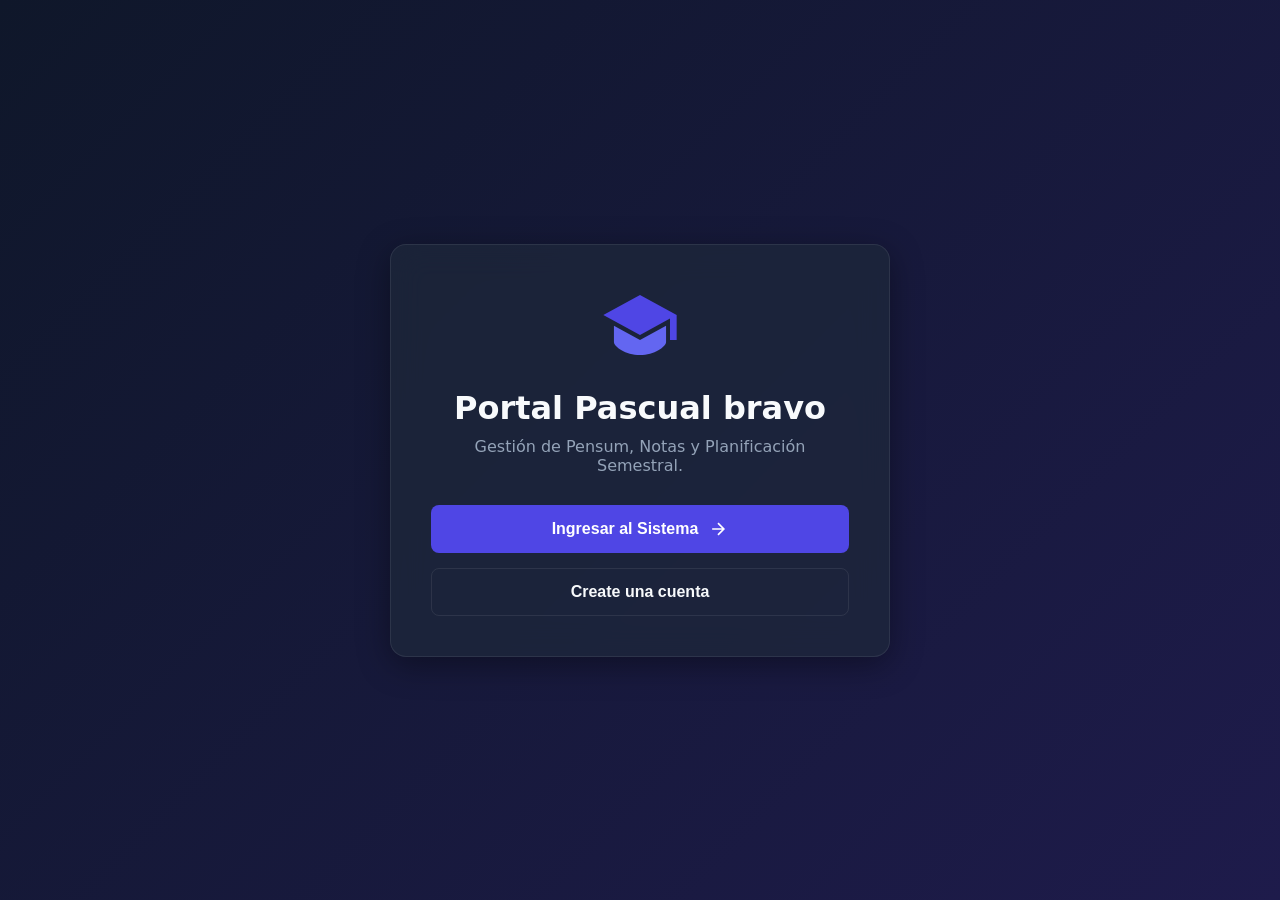
<file: index.html>
<!DOCTYPE html>
<html lang="es" data-theme="dark">
<head>
    <meta charset="UTF-8">
    <meta name="viewport" content="width=device-width, initial-scale=1.0">
    <title>SIA - Sistema Integrado Académico v2026</title>
    <!-- Hoja de Estilo Única Centralizada -->
    <link rel="stylesheet" href="css/style.css">
</head>
<body>

    <!-- Pantalla de Carga Síncrona (Preloader) -->
    <div class="preloader" id="global-preloader">
        <div class="spinner"></div>
    </div>

    <!-- Contenedor del Portal de Bienvenida (Glassmorphism Core) -->
    <main class="glass-container welcome-wrapper">
        <!-- Logo Institucional Renderizado Nativo SVG -->
        <svg class="welcome-logo" viewBox="0 0 24 24" fill="none" xmlns="http://www.w3.org/2000/svg">
            <path d="M12 3L1 9L12 15L21 10.05V16.5H23V9L12 3Z" fill="#4f46e5"/>
            <path d="M4.18182 12.2182V17.0909C4.18182 18.5 7.68182 21 12 21C16.3182 21 19.8182 18.5 19.8182 17.0909V12.2182L12 16.4818L4.18182 12.2182Z" fill="#6366f1"/>
        </svg>

        <h1 class="welcome-title">Portal Pascual bravo </h1>
        <p class="welcome-tagline">Gestión de Pensum, Notas y Planificación Semestral.</p>

        <!-- Acciones de Enrutamiento Inmediato -->
        <div class="welcome-actions">
            <button class="btn-primary" onclick="window.location.href='login.html'">
                <span>Ingresar al Sistema</span>
                <svg width="20" height="20" viewBox="0 0 24 24" fill="none" stroke="currentColor" stroke-width="2"><path d="M5 12h14M12 5l7 7-7 7"/></svg>
            </button>
            <button class="btn-secondary" onclick="window.location.href='register.html'">
                Create una cuenta
            </button>
        </div>
    </main>

    <!-- Contenedor Global para Notificaciones Dinámicas (Toast Engine) -->
    <div class="toast-container" id="global-toast-container"></div>

    <!-- Scripts de Control Críticos -->
    <script src="js/storage.js"></script>
    <script src="js/script.js"></script>
    <script>
        // Control Lógico Inmediato de Ciclo de Vida del Sitio
        document.addEventListener("DOMContentLoaded", () => {
            const preloader = document.getElementById('global-preloader');
            
            // Evaluar sesión activa antes de renderizar la vista de bienvenida
            if (window.db && window.db.obtenerSesionActual()) {
                const usuario = window.db.obtenerSesionActual();
                if (usuario.rol === 'admin') {
                    window.location.href = 'admin.html';
                } else {
                    window.location.href = 'dashboard.html';
                }
                return;
            }

            // Aplicar configuraciones de tema guardadas en base de datos global
            const config = window.db ? window.db.obtenerConfiguracion() : null;
            if (config) {
                document.documentElement.setAttribute('data-theme', config.theme);
            }

            // Remover pantalla de carga con desvanecimiento fluido
            setTimeout(() => {
                preloader.style.opacity = '0';
                preloader.style.visibility = 'hidden';
            }, 400);
        });
    </script>
</body>
</html>
</file>
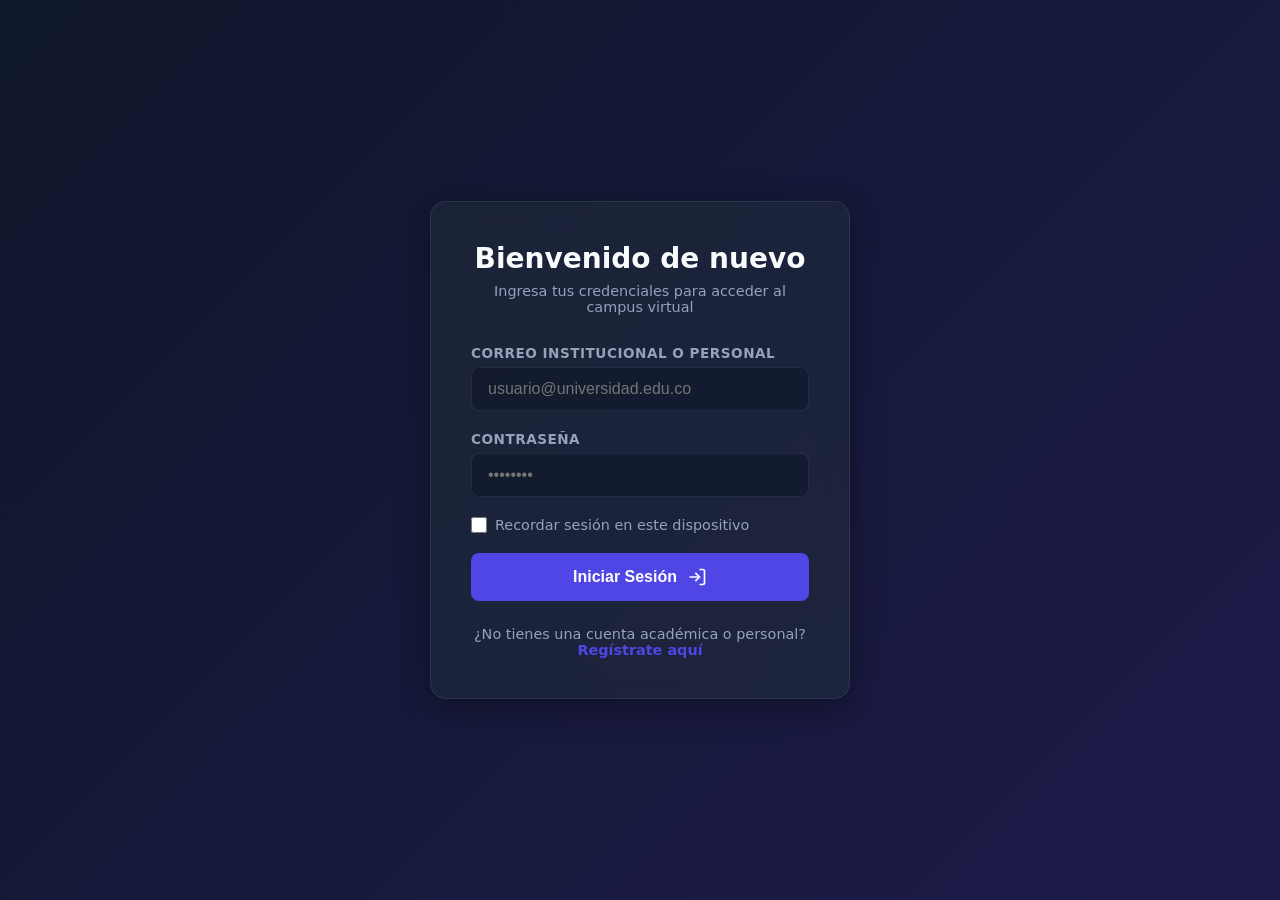
<file: admin.html>
<!DOCTYPE html>
<html lang="es" data-theme="dark">
<head>
    <meta charset="UTF-8">
    <meta name="viewport" content="width=device-width, initial-scale=1.0">
    <title>Consola de Administración Avanzada - SIA 2026</title>
    <link rel="stylesheet" href="css/style.css">
    <style>
        body { display: flex; align-items: stretch; justify-content: flex-start; min-height: 100vh; }
        .dashboard-layout { display: flex; width: 100vw; min-height: 100vh; }
        .sidebar { width: 260px; height: 100%; padding: 24px; display: flex; flex-direction: column; justify-content: space-between; border-radius: 0 var(--border-radius-lg) var(--border-radius-lg) 0; z-index: 100; }
        .main-content { flex: 1; padding: 40px; overflow-y: auto; }
        .admin-grid { display: grid; grid-template-columns: 2fr 1fr; gap: 25px; margin-top: 25px; }
        .management-table { width: 100%; border-collapse: collapse; margin-top: 15px; font-size: 0.9rem; }
        .management-table th, .management-table td { padding: 12px; text-align: left; border-bottom: 1px solid var(--glass-border); }
        .management-table th { background: rgba(255,255,255,0.02); color: var(--text-muted); font-weight: 600; text-transform: uppercase; font-size: 0.8rem; }
        .backup-zone { display: flex; flex-direction: column; gap: 12px; margin-top: 20px; }
        .search-wrapper { margin-top: 15px; position: relative; }
        .maintenance-card { border-left: 4px solid var(--danger); background: rgba(239, 68, 68, 0.05); }
        .chart-holder { width: 100%; height: 200px; display: flex; justify-content: center; align-items: center; margin-top: 15px; }
        @media (max-width: 992px) { 
            body { overflow-y: auto; height: auto; }
            .dashboard-layout { flex-direction: column; overflow-y: auto; height: auto; }
            .admin-grid { grid-template-columns: 1fr; } 
            .sidebar { width: 100% !important; height: auto !important; padding: 16px !important; }
            .sidebar-menu { flex-direction: row !important; overflow-x: auto; gap: 12px !important; margin-top: 15px !important; }
            .menu-item a { padding: 8px 12px !important; white-space: nowrap; }
        }
    </style>
</head>
<body>
    <div class="preloader" id="global-preloader"><div class="spinner"></div></div>
    <div class="dashboard-layout">
        
        <aside class="glass-container sidebar">
            <div>
                <h3 class="sidebar-brand" style="color: var(--danger); font-weight:700;">SIA Core Admin</h3>
                <ul class="sidebar-menu" style="list-style:none;">
                    <li class="menu-item active"><a href="admin.html" style="color:var(--text-main); font-weight:700; display:block; padding:10px; border-left:4px solid var(--danger);">Panel Maestro</a></li>
                </ul>
            </div>
            <button class="btn-secondary" onclick="window.db.cerrarSesion(); window.location.href='index.html';">Cerrar Consola</button>
        </aside>

        <main class="main-content">
            <header>
                <h2>Consola de Control de Infraestructura</h2>
                <p style="color: var(--text-muted);">Mantenimiento de roles jerárquicos, analítica del campus y publicación de anuncios síncronos globales.</p>
            </header>

            <section class="stats-grid" style="display:grid; grid-template-columns: repeat(auto-fit, minmax(220px, 1fr)); gap:20px; margin-top:25px;">
                <div class="interactive-card">
                    <span style="color:var(--text-muted); font-size:0.85rem; font-weight:600;">CUENTAS EN LA NUBE</span>
                    <h3 style="font-size:2rem; margin-top:5px; color:var(--accent-primary);" id="adm-metric-users">0</h3>
                </div>
                <div class="interactive-card">
                    <span style="color:var(--text-muted); font-size:0.85rem; font-weight:600;">PROMEDIO GLOBAL CAMPUS</span>
                    <h3 style="font-size:2rem; margin-top:5px; color:var(--success);" id="adm-metric-promedio">0.0</h3>
                </div>
                <div class="interactive-card">
                    <span style="color:var(--text-muted); font-size:0.85rem; font-weight:600;">MATERIA EN RIESGO</span>
                    <h3 style="font-size:1.2rem; margin-top:12px; color:var(--danger); white-space:nowrap; overflow:hidden; text-overflow:ellipsis;" id="adm-metric-riesgo">Ninguna</h3>
                </div>
                <div class="interactive-card">
                    <span style="color:var(--text-muted); font-size:0.85rem; font-weight:600;">ANUNCIOS AL AIRE</span>
                    <h3 style="font-size:2rem; margin-top:5px; color:var(--warning);" id="adm-metric-announcements">0</h3>
                </div>
            </section>

            <div class="admin-grid">
                <div>
                    <div class="interactive-card" style="margin-bottom: 25px;">
                        <h3>Creación de Cuentas Autorizadas (Profesores / Alumnos)</h3>
                        <form id="admin-user-form" onsubmit="return false;" style="display:grid; grid-template-columns: 1fr 1fr; gap:15px; margin-top:15px;">
                            <div class="form-group" style="grid-column: span 2;">
                                <label class="form-label">Nombre Completo</label>
                                <input type="text" id="adm-u-name" class="form-input" required placeholder="Ej: Dr. Carlos Ochoa">
                            </div>
                            <div class="form-group">
                                <label class="form-label">Correo Institucional</label>
                                <input type="email" id="adm-u-email" class="form-input" required placeholder="carlos@universidad.edu.co">
                            </div>
                            <div class="form-group">
                                <label class="form-label">Contraseña de Acceso</label>
                                <input type="password" id="adm-u-pass" class="form-input" required placeholder="Mínimo 6 caracteres">
                            </div>
                            <div class="form-group">
                                <label class="form-label">Rol del Usuario</label>
                                <select id="adm-u-role" class="form-input">
                                    <option value="student">Estudiante Académico</option>
                                    <option value="teacher">Profesor de Cátedra / Planta</option>
                                </select>
                            </div>
                            <div class="form-group">
                                <label class="form-label">Facultad / Programa / Cátedra</label>
                                <input type="text" id="adm-u-prog" class="form-input" placeholder="Ej: Ingeniería Mecánica" value="Ingeniería Mecánica">
                            </div>
                            <button class="btn-primary" id="btn-adm-save-user" style="grid-column: span 2; background: var(--success);">Inyectar Usuario a la Nube</button>
                        </form>
                    </div>

                    <div class="interactive-card" style="overflow-x: auto;">
                        <div style="display:flex; justify-content:space-between; align-items:center; flex-wrap:wrap; gap:10px;">
                            <h3>Directorio General de Cuentas</h3>
                            <div class="search-wrapper" style="width:250px; margin:0;">
                                <input type="text" id="adm-search-input" class="form-input" placeholder="🔍 Filtrar cuenta..." style="padding: 8px 12px; font-size:0.85rem;">
                            </div>
                        </div>
                        <table class="management-table">
                            <thead>
                                <tr>
                                    <th>Nombre</th>
                                    <th>Correo</th>
                                    <th>Rol</th>
                                    <th>Programa / Cátedra</th>
                                    <th style="text-align:right;">Acción</th>
                                </tr>
                            </thead>
                            <tbody id="admin-users-tbody"></tbody>
                        </table>
                    </div>
                </div>

                <div style="display: flex; flex-direction: column; gap: 25px;">
                    <div class="interactive-card">
                        <h3>Distribución de Roles</h3>
                        <div class="chart-holder">
                            <canvas id="rolesChart" width="180" height="180"></canvas>
                        </div>
                    </div>

                    <div class="interactive-card">
                        <h3>Megáfono de Anuncios Globales</h3>
                        <form id="admin-announcement-form" onsubmit="return false;" style="margin-top:15px;">
                            <div class="form-group">
                                <label class="form-label">Mensaje del Comunicado</label>
                                <textarea id="adm-ann-text" class="form-input" style="height:80px; resize:none;" required placeholder="Ej: 🚨 Mantenimiento programado hoy."></textarea>
                            </div>
                            <button class="btn-primary" id="btn-publish-ann" style="background:var(--warning); color:#000;">📢 Emitir Comunicado</button>
                        </form>
                        <div id="active-announcements-list" style="margin-top:15px; display:flex; flex-direction:column; gap:8px;"></div>
                    </div>

                    <!-- INTERRUPTOR CORREGIDO -->
                    <div class="interactive-card maintenance-card">
                        <h3>Estado Operativo del SIA</h3>
                        <p style="color:var(--text-muted); font-size:0.85rem; margin-top:2px;">Bloquea el ingreso a estudiantes.</p>
                        <div style="margin-top:15px; display:flex; justify-content:space-between; align-items:center;">
                            <span id="maintenance-status-label" style="font-weight:700; color:var(--success);">● SISTEMA ONLINE</span>
                            <button class="btn-primary" id="btn-toggle-maintenance" style="width:auto; padding:8px 12px; font-size:0.8rem; background:var(--danger);">Bloquear App</button>
                        </div>
                    </div>

                    <div class="interactive-card">
                        <h3>Herramientas de Infraestructura</h3>
                        <div class="backup-zone">
                            <button class="btn-primary" id="btn-export-db">📤 Exportar Backup JSON</button>
                            <div style="border-top: 1px dashed var(--glass-border); padding-top:15px;">
                                <label class="form-label">Cargar Respaldo Estructural</label>
                                <input type="file" id="import-file-input" accept=".json" style="display:none;">
                                <button class="btn-secondary" onclick="document.getElementById('import-file-input').click();">Importar JSON</button>
                            </div>
                            <button class="btn-primary" style="background:var(--danger); margin-top:15px;" id="btn-wipe-db">🚨 Purgar Servidor (Reset)</button>
                        </div>
                    </div>
                </div>
            </div>
        </main>
    </div>

    <div class="toast-container" id="global-toast-container"></div>
    <script src="js/storage.js"></script>
    <script src="js/script.js"></script>
    <script>
        document.addEventListener('DOMContentLoaded', async () => {
            const sesion = window.db.obtenerSesionActual();
            if(!sesion || sesion.rol !== 'admin') { window.location.href = 'login.html'; return; }

            await window.db.descargarDatosDeLaNube();

            setTimeout(() => {
                document.getElementById('global-preloader').style.opacity = '0';
                document.getElementById('global-preloader').style.visibility = 'hidden';
            }, 200);

            let modoMantenimientoActivo = false;

            async function generarHashSHA256(texto) {
                const encoder = new TextEncoder();
                const data = encoder.encode(texto);
                const hashBuffer = await crypto.subtle.digest('SHA-256', data);
                return Array.from(new Uint8Array(hashBuffer)).map(b => b.toString(16).padStart(2, '0')).join('');
            }

            function calcularMetricasAvanzadas() {
                const usuarios = window.db.obtenerUsuarios();
                const materias = window.db.obtenerTodasLasMaterias();
                let sumaNotas = 0, conteoMateriasConNota = 0, mapaMateriasRiesgo = {};

                materias.forEach(m => {
                    if(m.notas && m.notas.length > 0) {
                        let sumaCortes = 0, porcentajeTotal = 0;
                        m.notas.forEach(n => {
                            sumaCortes += (parseFloat(n.nota) * (parseFloat(n.porcentaje) / 100));
                            porcentajeTotal += parseFloat(n.porcentaje);
                        });
                        let notaFinalEstimada = porcentajeTotal > 0 ? (sumaCortes / (porcentajeTotal / 100)) : 0;
                        sumaNotas += notaFinalEstimada;
                        conteoMateriasConNota++;

                        if(!mapaMateriasRiesgo[m.name]) mapaMateriasRiesgo[m.name] = { suma: 0, conteo: 0 };
                        mapaMateriasRiesgo[m.name].suma += notaFinalEstimada;
                        mapaMateriasRiesgo[m.name].conteo++;
                    }
                });

                document.getElementById('adm-metric-promedio').innerText = conteoMateriasConNota > 0 ? (sumaNotas / conteoMateriasConNota).toFixed(2) : "0.0";
                let peorMateria = "Ninguna", menorPromedio = 5.0;
                for(let mat in mapaMateriasRiesgo) {
                    let prom = mapaMateriasRiesgo[mat].suma / mapaMateriasRiesgo[mat].conteo;
                    if(prom < menorPromedio) { menorPromedio = prom; peorMateria = mat; }
                }
                document.getElementById('adm-metric-riesgo').innerText = peorMateria !== "Ninguna" ? `${peorMateria} (${menorPromedio.toFixed(1)})` : "Ninguna";
            }

            // --- LÓGICA DE MANTENIMIENTO FIX ---
            async function chequearEstadoMantenimiento() {
                try {
                    const res = await fetch(`${window.db.CLOUD_DB_URL}/configuracion_sistema.json`);
                    const data = await res.json();
                    modoMantenimientoActivo = (data && data.mantenimiento === true);
                    
                    const label = document.getElementById('maintenance-status-label');
                    const btn = document.getElementById('btn-toggle-maintenance');
                    
                    if(modoMantenimientoActivo) {
                        label.innerText = "● MODO MANTENIMIENTO";
                        label.style.color = "var(--danger)";
                        btn.innerText = "Liberar App";
                        btn.style.background = "var(--success)";
                    } else {
                        label.innerText = "● SISTEMA ONLINE";
                        label.style.color = "var(--success)";
                        btn.innerText = "Bloquear App";
                        btn.style.background = "var(--danger)";
                    }
                } catch(e){}
            }

            document.getElementById('btn-toggle-maintenance').addEventListener('click', async () => {
                const nuevoEstado = !modoMantenimientoActivo;
                try {
                    await fetch(`${window.db.CLOUD_DB_URL}/configuracion_sistema.json`, {
                        method: 'PATCH',
                        body: JSON.stringify({ mantenimiento: nuevoEstado })
                    });
                    window.app.mostrarToast(nuevoEstado ? 'Ecosistema bloqueado.' : 'Sistema liberado.', 'info');
                    setTimeout(chequearEstadoMantenimiento, 300);
                } catch(e){}
            });

            function dibujarGraficoRoles() {
                const ctx = document.getElementById('rolesChart').getContext('2d');
                const usuarios = window.db.obtenerUsuarios();
                const estudiantes = usuarios.filter(u => u.rol === 'student').length;
                const profesores = usuarios.filter(u => u.rol === 'teacher').length;
                const admins = usuarios.filter(u => u.rol === 'admin' || u.id === 'admin-001').length;
                const total = estudiantes + profesores + admins;
                if (total === 0) return;

                ctx.clearRect(0, 0, 180, 180);
                const datos = [estudiantes, profesores, admins], colores = ['#4f46e5', '#10b981', '#ef4444'];
                let anguloInicio = 0;

                datos.forEach((valor, i) => {
                    if(valor === 0) return;
                    const anguloPorcentaje = (valor / total) * 2 * Math.PI;
                    ctx.beginPath(); ctx.arc(90, 90, 75, anguloInicio, anguloInicio + anguloPorcentaje);
                    anguloInicio += anguloPorcentaje; ctx.lineTo(90, 90); ctx.fillStyle = colores[i]; ctx.fill();
                });
                ctx.beginPath(); ctx.arc(90, 90, 45, 0, 2 * Math.PI); ctx.fillStyle = '#1e1b4b'; ctx.fill();
            }

            document.getElementById('adm-search-input').addEventListener('input', (e) => {
                renderAdminScreen(e.target.value.toLowerCase().trim());
            });

            async function renderAnnouncements() {
                const container = document.getElementById('active-announcements-list');
                container.innerHTML = '';
                try {
                    const res = await fetch(`${window.db.CLOUD_DB_URL}/anuncios.json`);
                    const nube = await res.json();
                    const lista = nube ? Object.values(nube) : [];
                    document.getElementById('adm-metric-announcements').innerText = lista.length;
                    if(lista.length === 0) {
                        container.innerHTML = `<p style="font-size:0.8rem; color:var(--text-muted);">No hay avisos.</p>`;
                        return;
                    }
                    lista.forEach(a => {
                        const div = document.createElement('div');
                        div.style = "display:flex; justify-content:space-between; align-items:center; background:rgba(245,158,11,0.06); border:1px solid var(--warning); padding:8px 12px; border-radius:6px; font-size:0.8rem; width:100%; gap:10px;";
                        div.innerHTML = `<span style="flex:1;">${a.texto}</span><button class="btn-primary" style="padding:2px 6px; width:auto; background:var(--danger); font-size:0.75rem;" onclick="eliminarAnuncio('${a.id}')">X</button>`;
                        container.appendChild(div);
                    });
                } catch(e){}
            }

            document.getElementById('btn-publish-ann').addEventListener('click', async () => {
                const txt = document.getElementById('adm-ann-text').value.trim();
                if(!txt) return;
                const nuevoAnuncio = { id: 'ann-' + Math.random().toString(36).substr(2, 9), texto: txt };
                try {
                    await fetch(`${window.db.CLOUD_DB_URL}/anuncios/${nuevoAnuncio.id}.json`, { method: 'PUT', body: JSON.stringify(nuevoAnuncio) });
                    document.getElementById('adm-ann-text').value = '';
                    window.app.mostrarToast('Anuncio transmitido.', 'success');
                    renderAnnouncements();
                } catch(e){}
            });

            window.eliminarAnuncio = async function(id) {
                try {
                    await fetch(`${window.db.CLOUD_DB_URL}/anuncios/${id}.json`, { method: 'DELETE' });
                    renderAnnouncements();
                } catch(e){}
            };

            document.getElementById('btn-adm-save-user').addEventListener('click', async () => {
                const name = document.getElementById('adm-u-name').value.trim();
                const email = document.getElementById('adm-u-email').value.trim();
                const pass = document.getElementById('adm-u-pass').value;
                const role = document.getElementById('adm-u-role').value;
                const prog = document.getElementById('adm-u-prog').value.trim();

                if(!name || !email || !pass) { window.app.mostrarToast('Formulario incompleto.', 'warning'); return; }
                const passHash = await generarHashSHA256(pass);
                const nuevoU = { nombre: name, correo: email, contrasena: passHash, rol: role, programa: prog, semestre: 1, foto: "data:image/svg+xml;utf8,<svg xmlns='http://www.w3.org/2000/svg' viewBox='0 0 24 24' fill='%236366f1'><path d='M12 12c2.21 0 4-1.79 4-4s-1.79-4-4-4-4 1.79-4 4 1.79 4 4 4zm0 2c-2.67 0-8 1.34-8 4v2h16v-2c0-2.66-5-4-8-4z'/></svg>" };

                const res = window.db.guardarUsuario(nuevoU);
                if(res.error) { window.app.mostrarToast(res.mensaje, 'danger'); } else {
                    window.app.mostrarToast('Usuario inyectado.', 'success');
                    document.getElementById('adm-u-name').value = ''; document.getElementById('adm-u-email').value = ''; document.getElementById('adm-u-pass').value = '';
                    renderAdminScreen(); dibujarGraficoRoles();
                }
            });

            function renderAdminScreen(filtro = "") {
                const usuarios = window.db.obtenerUsuarios();
                document.getElementById('adm-metric-users').innerText = usuarios.length;
                const tbody = document.getElementById('admin-users-tbody');
                tbody.innerHTML = '';

                usuarios.forEach(u => {
                    if(u.id === 'admin-001') return;
                    if(filtro && !u.nombre.toLowerCase().includes(filtro) && !u.correo.toLowerCase().includes(filtro)) return;

                    const badgeColor = u.rol === 'teacher' ? 'var(--success)' : 'var(--accent-primary)';
                    const tr = document.createElement('tr');
                    tr.innerHTML = `
                        <td><strong>${u.nombre}</strong></td>
                        <td>${u.correo}</td>
                        <td><span style="font-size:0.75rem; background:rgba(255,255,255,0.04); padding:4px 8px; border-radius:10px; font-weight:700; border-left:3px solid ${badgeColor}">${u.rol.toUpperCase()}</span></td>
                        <td style="color:var(--text-muted); font-size:0.85rem;">${u.programa || 'N/A'}</td>
                        <td style="text-align:right;"><button class="btn-primary btn-danger" style="padding:4px 8px; width:auto; font-size:0.8rem;" onclick="eliminarUsuarioId('${u.id}')">Baja</button></td>
                    `;
                    tbody.appendChild(tr);
                });
            }

            window.eliminarUsuarioId = function(id) {
                if(confirm('¿Remover usuario?')) {
                    let usuarios = window.db.obtenerUsuarios().filter(u => u.id !== id);
                    localStorage.setItem(window.db.INIT_KEY_USERS, JSON.stringify(usuarios));
                    window.db._guardarEnLaNube('usuarios', usuarios);
                    renderAdminScreen(); dibujarGraficoRoles();
                }
            };

            // --- SECCIÓN DE IMPORTACIÓN CORREGIDA (MERGE INTELIGENTE) ---
            document.getElementById('import-file-input').addEventListener('change', function(e) {
                const reader = new FileReader();
                reader.onload = async function(event) {
                    try {
                        const parsedData = JSON.parse(event.target.result);
                        let usuariosEntrantes = [];

                        if (Array.isArray(parsedData)) {
                            usuariosEntrantes = parsedData;
                        } else if (parsedData.usuarios && Array.isArray(parsedData.usuarios)) {
                            usuariosEntrantes = parsedData.usuarios;
                        } else {
                            window.app.mostrarToast('Formato JSON incompatible.', 'danger');
                            return;
                        }

                        // Obtener los usuarios actuales en LocalStorage para no sobreescribir todo
                        let usuariosActuales = window.db.obtenerUsuarios();

                        // Fusionar datos evitando duplicar correos electrónicos
                        usuariosEntrantes.forEach(nuevoU => {
                            if (!usuariosActuales.some(u => u.correo.toLowerCase() === nuevoU.correo.toLowerCase())) {
                                usuariosActuales.push(nuevoU);
                            }
                        });

                        // Guardar la combinación localmente y mandarla limpia a Firebase
                        localStorage.setItem(window.db.INIT_KEY_USERS, JSON.stringify(usuariosActuales));
                        await window.db._guardarEnLaNube('usuarios', usuariosActuales);

                        window.app.mostrarToast('Cuentas acopladas y subidas a la nube con éxito.', 'success');
                        setTimeout(() => location.reload(), 1200);
                    } catch(err) {
                        window.app.mostrarToast('Error al parsear el archivo JSON.', 'danger');
                    }
                };
                reader.readAsText(e.target.files[0]);
            });

            document.getElementById('btn-export-db').addEventListener('click', () => {
                const complete = { usuarios: window.db.obtenerUsuarios(), materias: window.db.obtenerTodasLasMaterias() };
                const dataStr = "data:text/json;charset=utf-8," + encodeURIComponent(JSON.stringify(complete, null, 4));
                const a = document.createElement('a'); a.setAttribute("href", dataStr); a.setAttribute("download", "SIA_MASTER_BACKUP.json"); a.click();
            });

            document.getElementById('btn-wipe-db').addEventListener('click', async () => {
                if(confirm('¿Purgar base de datos entera de Firebase?')) {
                    localStorage.clear(); sessionStorage.clear();
                    await fetch(`${window.db.CLOUD_DB_URL}/.json`, { method: 'DELETE' });
                    window.location.href = 'index.html';
                }
            });

            renderAdminScreen();
            renderAnnouncements();
            chequearEstadoMantenimiento();
            calcularMetricasAvanzadas();
            dibujarGraficoRoles();
        });
    </script>
</body>
</html>
</file>
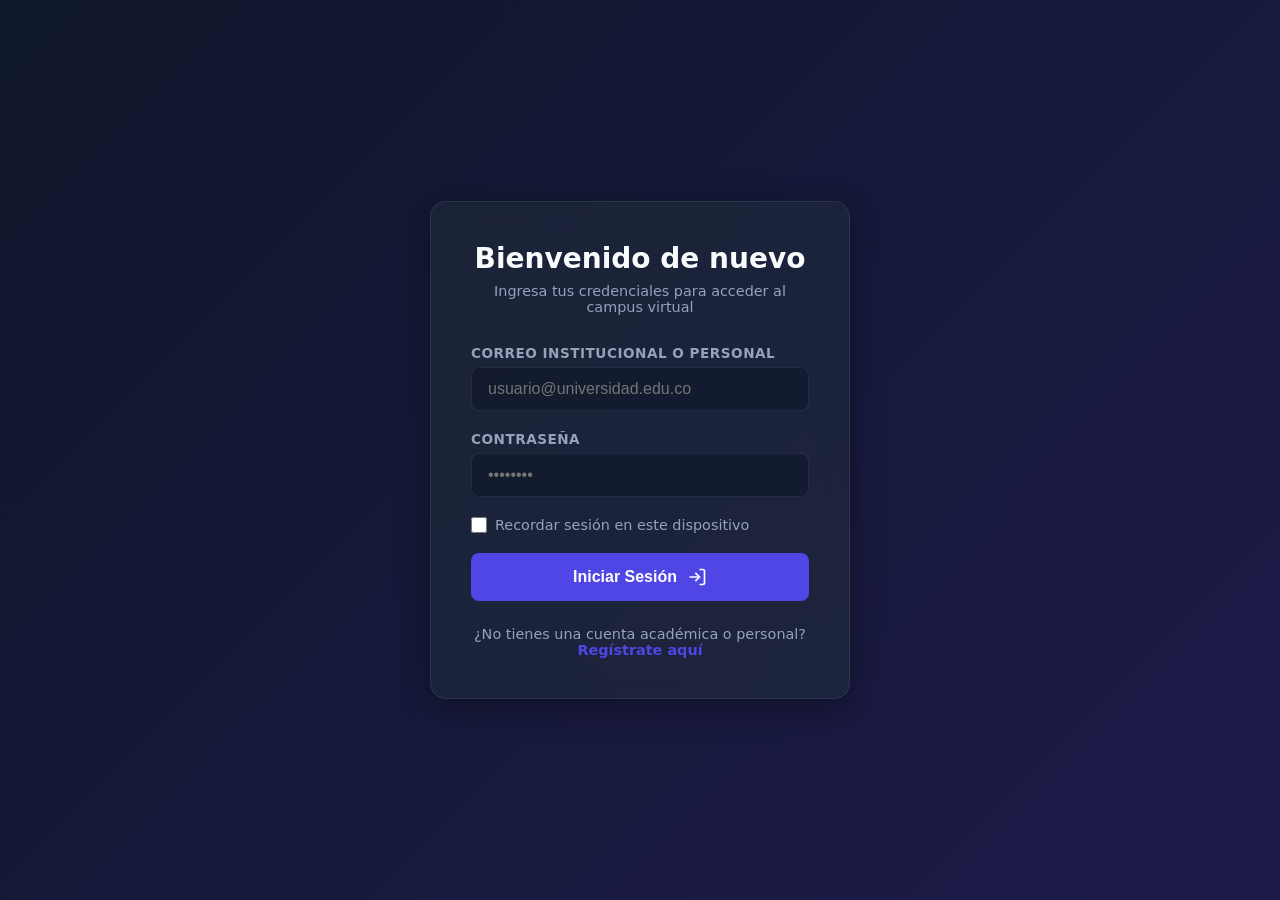
<file: calendario.html>
<!DOCTYPE html>
<html lang="es" data-theme="dark">
<head>
    <meta charset="UTF-8">
    <meta name="viewport" content="width=device-width, initial-scale=1.0">
    <title>Agenda Virtual - SIA 2026</title>
    <link rel="stylesheet" href="css/style.css">
    <style>
        body { display: flex; align-items: stretch; justify-content: flex-start; overflow: hidden; height: 100vh; }
        .dashboard-layout { display: flex; width: 100vw; height: 100vh; }
        .sidebar { width: 260px; height: 100%; padding: 24px; display: flex; flex-direction: column; justify-content: space-between; border-radius: 0 var(--border-radius-lg) var(--border-radius-lg) 0; z-index: 100; }
        .main-content { flex: 1; padding: 40px; overflow-y: auto; height: 100%; }
        .agenda-layout { display: grid; grid-template-columns: 1fr 2fr; gap: 25px; margin-top: 25px; }
        @media (max-width: 768px) { .agenda-layout { grid-template-columns: 1fr; } }
    </style>
</head>
<body>
    <div class="preloader" id="global-preloader"><div class="spinner"></div></div>
    <div class="dashboard-layout">
        <aside class="glass-container sidebar">
            <div>
                <h3 style="padding-bottom:20px; border-bottom:1px solid var(--glass-border);">Campus pascual bravo</h3>
                <ul style="list-style:none; margin-top:20px; display:flex; flex-direction:column; gap:8px;">
                    <li><a href="dashboard.html" style="color:var(--text-muted); text-decoration:none; font-weight:600; display:block; padding:10px;">Inicio</a></li>
                    <li><a href="materias.html" style="color:var(--text-muted); text-decoration:none; font-weight:600; display:block; padding:10px;">Mis Materias</a></li>
                    <li><a href="notas.html" style="color:var(--text-muted); text-decoration:none; font-weight:600; display:block; padding:10px;">Calculadora Notas</a></li>
                    <li><a href="calendario.html" style="color:var(--text-main); font-weight:700; display:block; padding:10px; border-left:4px solid var(--accent-primary);">Calendario</a></li>
                </ul>
            </div>
        </aside>

        <main class="main-content">
            <h2>Calendario y Agenda Evaluativa</h2>
            <p style="color: var(--text-muted);">Programa recordatorios, fechas de parciales y entregas críticas.</p>

            <div class="agenda-layout">
                <div class="interactive-card">
                    <h4>Agendar Evento</h4>
                    <form id="agenda-form" onsubmit="return false;" style="margin-top: 15px;">
                        <div class="form-group">
                            <label class="form-label">Título de la actividad</label>
                            <input type="text" id="evt-title" class="form-input" required placeholder="Ej: Parcial 1 Cálculo">
                        </div>
                        <div class="form-group">
                            <label class="form-label">Fecha de Entrega</label>
                            <input type="date" id="evt-date" class="form-input" required>
                        </div>
                        <div class="form-group">
                            <label class="form-label">Tipo</label>
                            <select id="evt-type" class="form-input">
                                <option value="Parcial">Examen Parcial</option>
                                <option value="Laboratorio">Entrega Laboratorio</option>
                                <option value="Quiz">Quiz Rápido</option>
                            </select>
                        </div>
                        <button class="btn-primary" id="btn-save-event">Fijar en Agenda</button>
                    </form>
                </div>

                <div class="interactive-card">
                    <h4>Lista de Compromisos de este Periodo</h4>
                    <ul style="list-style:none; display:flex; flex-direction:column; gap:12px; margin-top:15px;" id="agenda-events-list">
                        <!-- Vía JS -->
                    </ul>
                </div>
            </div>
        </main>
    </div>

    <script src="js/storage.js"></script>
    <script src="js/script.js"></script>
    <script>
        document.addEventListener('DOMContentLoaded', () => {
            const sesion = window.db.obtenerSesionActual();
            if(!sesion) { window.location.href = 'login.html'; return; }

            setTimeout(() => {
                document.getElementById('global-preloader').style.opacity = '0';
                document.getElementById('global-preloader').style.visibility = 'hidden';
            }, 200);

            const container = document.getElementById('agenda-events-list');

            function renderEvents() {
                container.innerHTML = '';
                const list = window.db.obtenerEventosPorUsuario(sesion.id);
                if(list.length === 0) {
                    container.innerHTML = `<li style="color:var(--text-muted); font-size:0.9rem;">No registras actividades pendientes en tu calendario académico.</li>`;
                    return;
                }
                list.forEach(e => {
                    const li = document.createElement('li');
                    li.style = "display:flex; justify-content:space-between; align-items:center; padding:12px; background:rgba(255,255,255,0.02); border:1px solid var(--glass-border); border-radius:6px;";
                    li.innerHTML = `<div><strong>${e.titulo}</strong><br><span style="font-size:0.8rem; color:var(--text-muted);">${e.fecha}</span></div>
                    <div style="display:flex; gap:10px; align-items:center;"><span style="font-size:0.75rem; background:var(--accent-primary); padding:3px 8px; border-radius:4px;">${e.tipo}</span>
                    <button class="btn-primary" style="padding:4px 8px; width:auto; background:var(--danger);" onclick="borrarEvt('${e.id}')">X</button></div>`;
                    container.appendChild(li);
                });
            }

            document.getElementById('btn-save-event').addEventListener('click', () => {
                const title = document.getElementById('evt-title').value.trim();
                const date = document.getElementById('evt-date').value;
                const type = document.getElementById('evt-type').value;

                if(!title || !date) { window.app.mostrarToast('Por favor diligencie todo el formulario.','warning'); return; }

                window.db.guardarEvento({ usuarioId: sesion.id, titulo: title, fecha: date, tipo: type });
                window.app.mostrarToast('Evento fijado con éxito.', 'success');
                document.getElementById('evt-title').value = '';
                document.getElementById('evt-date').value = '';
                renderEvents();
            });

            window.borrarEvt = function(id) {
                window.db.eliminarEvento(id);
                window.app.mostrarToast('Actividad removida.','info');
                renderEvents();
            };

            renderEvents();
        });
    </script>
</body>
</html>
</file>
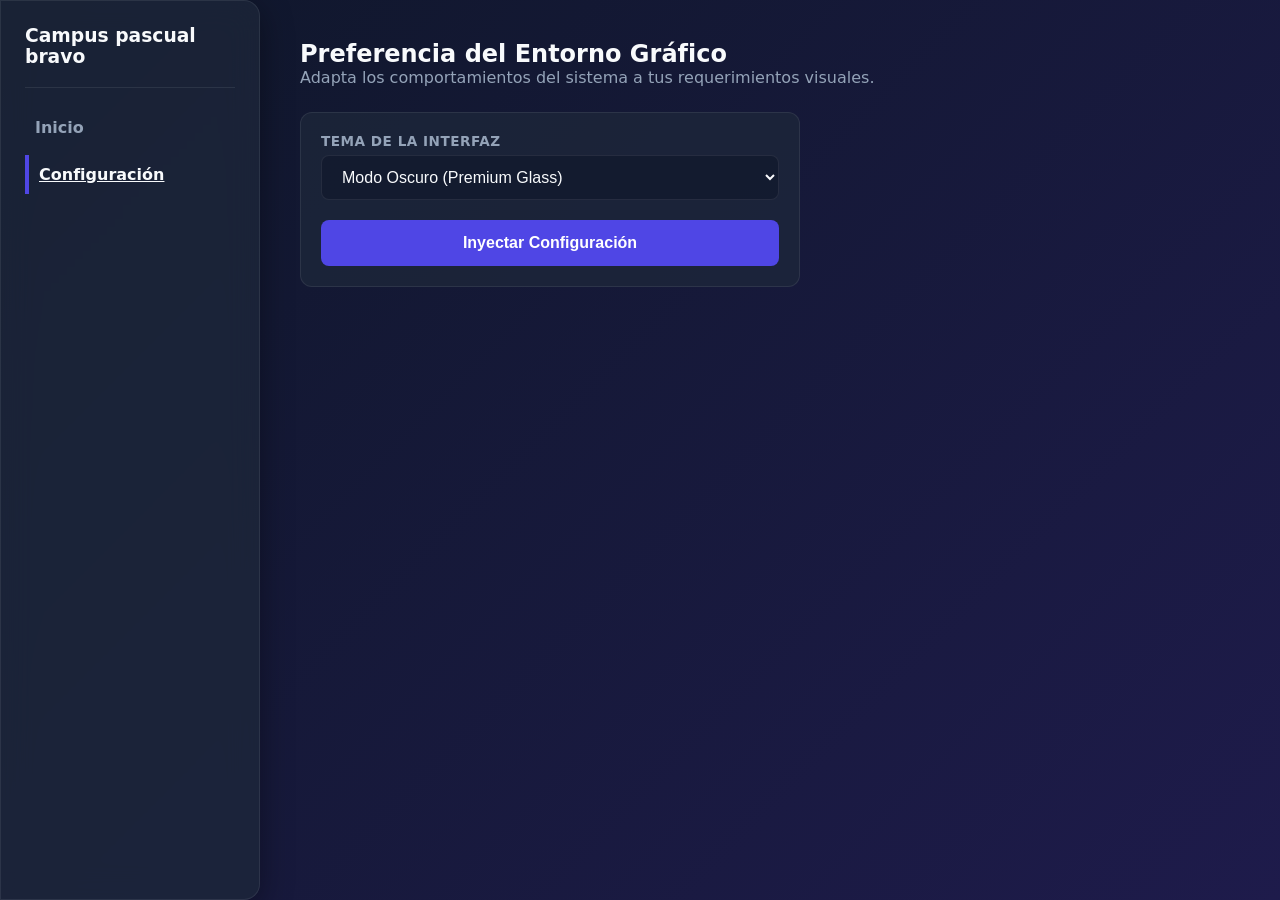
<file: configuracion.html>
<!DOCTYPE html>
<html lang="es" data-theme="dark">
<head>
    <meta charset="UTF-8">
    <meta name="viewport" content="width=device-width, initial-scale=1.0">
    <title>Configuración General - SIA 2026</title>
    <link rel="stylesheet" href="css/style.css">
    <style>
        body { display: flex; align-items: stretch; justify-content: flex-start; overflow: hidden; height: 100vh; }
        .dashboard-layout { display: flex; width: 100vw; height: 100vh; }
        .sidebar { width: 260px; height: 100%; padding: 24px; display: flex; flex-direction: column; justify-content: space-between; border-radius: 0 var(--border-radius-lg) var(--border-radius-lg) 0; z-index: 100; }
        .main-content { flex: 1; padding: 40px; overflow-y: auto; height: 100%; }
    </style>
</head>
<body>
    <div class="preloader" id="global-preloader"><div class="spinner"></div></div>
    <div class="dashboard-layout">
        <aside class="glass-container sidebar">
            <div><h3 style="padding-bottom:20px; border-bottom:1px solid var(--glass-border);">Campus pascual bravo</h3>
                <ul style="list-style:none; margin-top:20px; display:flex; flex-direction:column; gap:8px;">
                    <li><a href="dashboard.html" style="color:var(--text-muted); text-decoration:none; font-weight:600; display:block; padding:10px;">Inicio</a></li>
                    <li><a href="configuracion.html" style="color:var(--text-main); font-weight:700; display:block; padding:10px; border-left:4px solid var(--accent-primary);">Configuración</a></li>
                </ul>
            </div>
        </aside>

        <main class="main-content">
            <h2>Preferencia del Entorno Gráfico</h2>
            <p style="color: var(--text-muted);">Adapta los comportamientos del sistema a tus requerimientos visuales.</p>

            <div class="interactive-card" style="max-width: 500px; margin-top: 25px;">
                <div class="form-group">
                    <label class="form-label">Tema de la Interfaz</label>
                    <select id="cfg-theme" class="form-input" style="appearance: auto;">
                        <option value="dark">Modo Oscuro (Premium Glass)</option>
                        <option value="light">Modo Claro (High Contrast)</option>
                    </select>
                </div>
                <button class="btn-primary" id="btn-save-cfg">Inyectar Configuración</button>
            </div>
        </main>
    </div>

    <script src="js/storage.js"></script>
    <script src="js/script.js"></script>
    <script>
        document.addEventListener('DOMContentLoaded', () => {
            setTimeout(() => {
                document.getElementById('global-preloader').style.opacity = '0';
                document.getElementById('global-preloader').style.visibility = 'hidden';
            }, 200);

            const current = document.documentElement.getAttribute('data-theme') || 'dark';
            document.getElementById('cfg-theme').value = current;

            document.getElementById('btn-save-cfg').addEventListener('click', () => {
                const theme = document.getElementById('cfg-theme').value;
                document.documentElement.setAttribute('data-theme', theme);
                window.db.guardarConfiguracion({ theme: theme });
                window.app.mostrarToast('Preferencia inyectada.', 'success');
            });
        });
    </script>
</body>
</html>
</file>
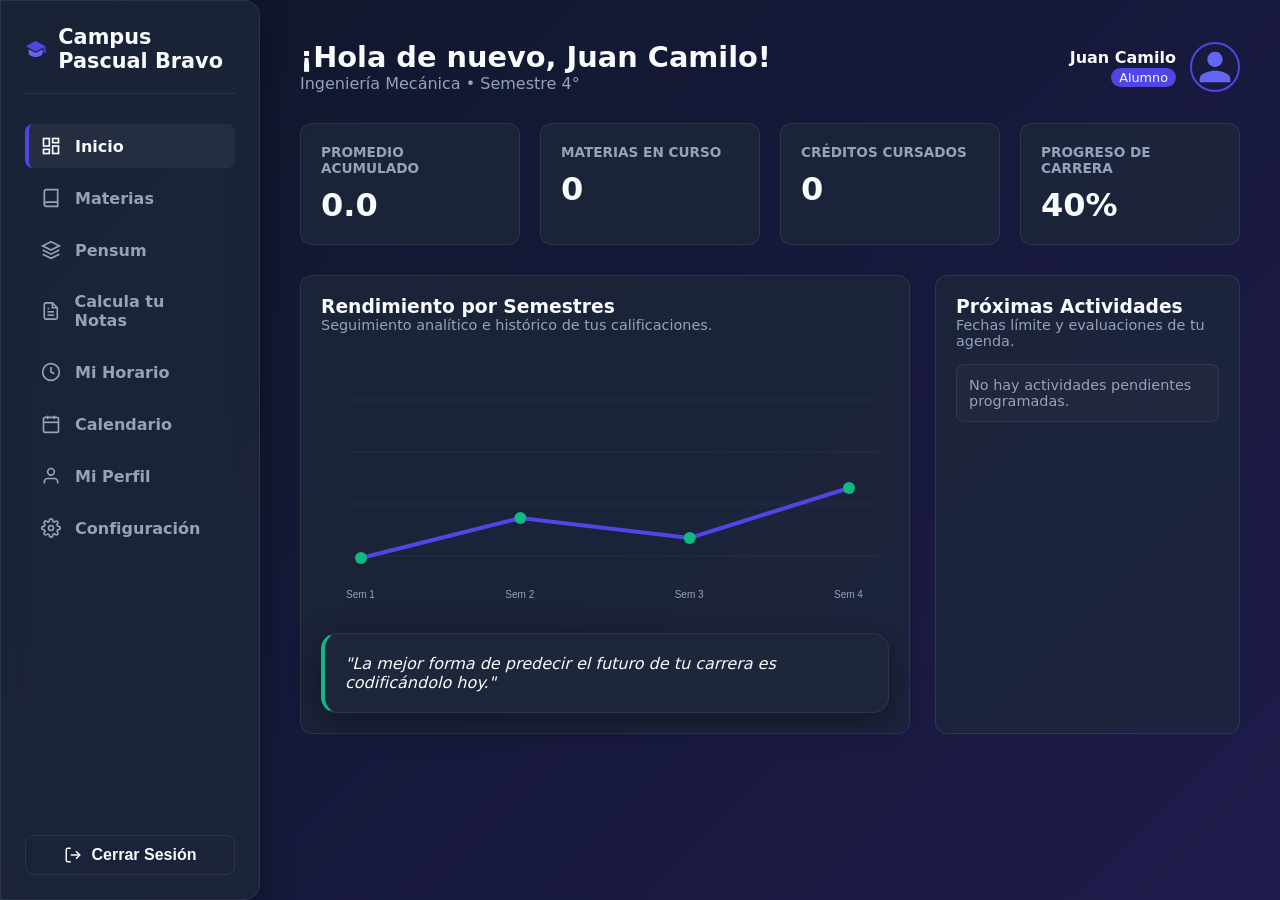
<file: dashboard.html>
<!DOCTYPE html>
<html lang="es" data-theme="dark">
<head>
    <meta charset="UTF-8">
    <meta name="viewport" content="width=device-width, initial-scale=1.0">
    <title>Dashboard Estudiante - SIA 2026</title>
    <link rel="stylesheet" href="css/style.css">
    <style>
        /* Estilos específicos de la arquitectura del Dashboard */
        body {
            display: flex;
            align-items: stretch;
            justify-content: flex-start;
            min-height: 100vh;
        }
        
        .dashboard-layout {
            display: flex;
            width: 100vw;
            min-height: 100vh;
        }

        /* Menú Lateral Animado (Sidebar) */
        .sidebar {
            width: 260px;
            height: 100%;
            padding: 24px;
            display: flex;
            flex-direction: column;
            justify-content: space-between;
            border-radius: 0 var(--border-radius-lg) var(--border-radius-lg) 0;
            z-index: 100;
        }

        .sidebar-brand {
            display: flex;
            align-items: center;
            gap: 12px;
            font-size: 1.3rem;
            font-weight: 700;
            padding-bottom: 20px;
            border-bottom: 1px solid var(--glass-border);
        }

        .sidebar-menu {
            list-style: none;
            margin-top: 30px;
            display: flex;
            flex-direction: column;
            gap: 8px;
        }

        .menu-item a {
            display: flex;
            align-items: center;
            gap: 14px;
            padding: 12px 16px;
            color: var(--text-muted);
            text-decoration: none;
            font-weight: 600;
            border-radius: var(--border-radius-sm);
            transition: var(--transition-fluid);
        }

        .menu-item.active a, .menu-item a:hover {
            color: var(--text-main);
            background: rgba(255, 255, 255, 0.05);
            border-left: 4px solid var(--accent-primary);
            padding-left: 12px;
        }

        /* Contenedor Principal de Contenido */
        .main-content {
            flex: 1;
            padding: 40px;
            overflow-y: auto;
        }

        .main-header {
            display: flex;
            justify-content: space-between;
            align-items: center;
            margin-bottom: 30px;
        }

        .profile-badge {
            display: flex;
            align-items: center;
            gap: 14px;
        }

        .profile-img-container {
            width: 50px;
            height: 50px;
            border-radius: 50%;
            overflow: hidden;
            border: 2px solid var(--accent-primary);
        }

        .profile-img-container img {
            width: 100%;
            height: 100%;
            object-fit: cover;
        }

        /* Rejilla de Tarjetas de Estadísticas e Indicadores */
        .stats-grid {
            display: grid;
            grid-template-columns: repeat(auto-fit, minmax(220px, 1fr));
            gap: 20px;
            margin-bottom: 30px;
        }

        .stat-value {
            font-size: 2rem;
            font-weight: 700;
            margin-top: 10px;
            color: var(--text-main);
        }

        /* Bloques Complejos: Gráficos y Actividades */
        .dashboard-details {
            display: grid;
            grid-template-columns: 2fr 1fr;
            gap: 25px;
        }

        .chart-container {
            width: 100%;
            height: 260px;
            position: relative;
        }

        canvas {
            width: 100% !important;
            height: 100% !important;
        }

        .phrase-box {
            margin-top: 25px;
            padding: 20px;
            border-left: 4px solid var(--success);
            font-style: italic;
        }

        .activity-list {
            list-style: none;
            display: flex;
            flex-direction: column;
            gap: 12px;
            margin-top: 15px;
        }

        .activity-item {
            display: flex;
            justify-content: space-between;
            align-items: center;
            padding: 12px;
            background: rgba(255, 255, 255, 0.02);
            border-radius: var(--border-radius-sm);
            border: 1px solid var(--glass-border);
        }

        /* Responsive */
        @media (max-width: 992px) {
            body { overflow-y: auto; height: auto; }
            .dashboard-layout { flex-direction: column; overflow-y: auto; height: auto; }
            .dashboard-details { grid-template-columns: 1fr; }
            .sidebar { width: 100% !important; height: auto !important; padding: 16px !important; }
            .sidebar-menu { flex-direction: row !important; overflow-x: auto; gap: 12px !important; }
            .menu-item a { padding: 8px 12px !important; white-space: nowrap; }
        }
    </style>
</head>
<body>

    <div class="preloader" id="global-preloader"><div class="spinner"></div></div>

    <div class="dashboard-layout">
        <!-- BARRA LATERAL ANIMADA (COMPONENTE GLOBAL) -->
        <aside class="glass-container sidebar">
            <div>
                <div class="sidebar-brand">
                    <svg width="32" height="32" viewBox="0 0 24 24" fill="none"><path d="M12 3L1 9L12 15L21 10.05V16.5H23V9L12 3Z" fill="var(--accent-primary)"/><path d="M4.18182 12.2182V17.0909C4.18182 18.5 7.68182 21 12 21C16.3182 21 19.8182 18.5 19.8182 17.0909V12.2182L12 16.4818L4.18182 12.2182Z" fill="var(--accent-hover)"/></svg>
                    <span>Campus Pascual Bravo</span>
                </div>
                <ul class="sidebar-menu">
                    <li class="menu-item active"><a href="dashboard.html"><svg width="20" height="20" viewBox="0 0 24 24" fill="none" stroke="currentColor" stroke-width="2"><rect x="3" y="3" width="7" height="9"/><rect x="14" y="3" width="7" height="5"/><rect x="14" y="12" width="7" height="9"/><rect x="3" y="16" width="7" height="5"/></svg><span>Inicio</span></a></li>
                    <li class="menu-item"><a href="materias.html"><svg width="20" height="20" viewBox="0 0 24 24" fill="none" stroke="currentColor" stroke-width="2"><path d="M4 19.5A2.5 2.5 0 0 1 6.5 17H20"></path><path d="M6.5 2H20v20H6.5A2.5 2.5 0 0 1 4 19.5v-15A2.5 2.5 0 0 1 6.5 2z"></path></svg><span>Materias</span></a></li>
                    <li class="menu-item"><a href="pensum.html"><svg width="20" height="20" viewBox="0 0 24 24" fill="none" stroke="currentColor" stroke-width="2"><polygon points="12 2 2 7 12 12 22 7 12 2"></polygon><polyline points="2 17 12 22 22 17"></polyline><polyline points="2 12 12 17 22 12"></polyline></svg><span>Pensum</span></a></li>
                    <li class="menu-item"><a href="notas.html"><svg width="20" height="20" viewBox="0 0 24 24" fill="none" stroke="currentColor" stroke-width="2"><path d="M14 2H6a2 2 0 0 0-2 2v16a2 2 0 0 0 2 2h12a2 2 0 0 0 2-2V8z"></path><polyline points="14 2 14 8 20 8"></polyline><line x1="16" y1="13" x2="8" y2="13"></line><line x1="16" y1="17" x2="8" y2="17"></line><polyline points="10 9 9 9 8 9"></polyline></svg><span>Calcula tu Notas</span></a></li>
                    <li class="menu-item"><a href="horarios.html"><svg width="20" height="20" viewBox="0 0 24 24" fill="none" stroke="currentColor" stroke-width="2"><circle cx="12" cy="12" r="10"></circle><polyline points="12 6 12 12 16 14"></polyline></svg><span> Mi Horario</span></a></li>
                    <li class="menu-item"><a href="calendario.html"><svg width="20" height="20" viewBox="0 0 24 24" fill="none" stroke="currentColor" stroke-width="2"><rect x="3" y="4" width="18" height="18" rx="2" ry="2"/><line x1="16" y1="2" x2="16" y2="6"/><line x1="8" y1="2" x2="8" y2="6"/><line x1="3" y1="10" x2="21" y2="10"/></svg><span>Calendario</span></a></li>
                    <li class="menu-item"><a href="perfil.html"><svg width="20" height="20" viewBox="0 0 24 24" fill="none" stroke="currentColor" stroke-width="2"><path d="M20 21v-2a4 4 0 0 0-4-4H8a4 4 0 0 0-4 4v2"/><circle cx="12" cy="7" r="4"/></svg><span>Mi Perfil</span></a></li>
                    <li class="menu-item"><a href="configuracion.html"><svg width="20" height="20" viewBox="0 0 24 24" fill="none" stroke="currentColor" stroke-width="2"><circle cx="12" cy="12" r="3"></circle><path d="M19.4 15a1.65 1.65 0 0 0 .33 1.82l.06.06a2 2 0 1 1-2.83 2.83l-.06-.06a1.65 1.65 0 0 0-1.82-.33 1.65 1.65 0 0 0-1 1.51V21a2 2 0 0 1-4 0v-.09A1.65 1.65 0 0 0 9 19.4a1.65 1.65 0 0 0-1.82.33l-.06.06a2 2 0 1 1-2.83-2.83l.06-.06a1.65 1.65 0 0 0 .33-1.82 1.65 1.65 0 0 0-1.51-1H3a2 2 0 0 1 0-4h.09A1.65 1.65 0 0 0 4.6 9a1.65 1.65 0 0 0-.33-1.82l-.06-.06a2 2 0 1 1 2.83-2.83l.06.06a1.65 1.65 0 0 0 1.82.33H9a1.65 1.65 0 0 0 1-1.51V3a2 2 0 0 1 4 0v.09a1.65 1.65 0 0 0 1 1.51 1.65 1.65 0 0 0 1.82-.33l.06-.06a2 2 0 1 1 2.83 2.83l-.06.06a1.65 1.65 0 0 0-.33 1.82V9a1.65 1.65 0 0 0 1.51 1H21a2 2 0 0 1 0 4h-.09a1.65 1.65 0 0 0-1.51 1z"></path></svg><span>Configuración</span></a></li>
                </ul>
            </div>
            <div class="sidebar-footer">
                <button class="btn-secondary" id="btn-logout" style="padding: 10px; display: flex; gap: 10px; align-items: center; justify-content: center;">
                    <svg width="18" height="18" viewBox="0 0 24 24" fill="none" stroke="currentColor" stroke-width="2"><path d="M9 21H5a2 2 0 0 1-2-2V5a2 2 0 0 1 2-2h4"/><polyline points="16 17 21 12 16 7"/><line x1="21" y1="12" x2="9" y2="12"/></svg>
                    <span>Cerrar Sesión</span>
                </button>
            </div>
        </aside>

        <!-- CONTENEDOR PRINCIPAL DE MÓDULOS -->
        <main class="main-content">
            <!-- TABLÓN DE ANUNCIOS INSTITUCIONALES EN VIVO -->
            <div id="live-announcements-marquee" style="display:none; margin-bottom:20px; padding:12px 20px; background:rgba(245,158,11,0.1); border:1px solid var(--warning); border-radius:var(--border-radius-sm); font-size:0.9rem; font-weight:600; color:var(--warning); align-items:center; gap:12px;">
                <span style="font-size:1.2rem;">📢</span>
                <marquee id="marquee-text-content" scrollamount="5"></marquee>
            </div>

            <header class="main-header">
                <div>
                    <h2 style="font-size: 1.8rem;" id="welcome-user-title">Cargando Campus Virtual...</h2>
                    <p style="color: var(--text-muted);" id="student-academic-info">Programa Académico</p>
                </div>
                <div class="profile-badge">
                    <div style="text-align: right;">
                        <p style="font-weight: 600;" id="header-user-name">Estudiante SIA</p>
                        <span style="font-size: 0.8rem; background: var(--accent-primary); padding: 2px 8px; border-radius: 10px;">Alumno</span>
                    </div>
                    <div class="profile-img-container">
                        <img id="header-user-avatar" src="" alt="Avatar">
                    </div>
                </div>
            </header>

            <!-- REJILLA DE TARJETAS INTERACTIVAS -->
            <section class="stats-grid">
                <div class="interactive-card">
                    <p style="color: var(--text-muted); font-size: 0.85rem; font-weight: 600; text-transform: uppercase;">Promedio Acumulado</p>
                    <div class="stat-value" id="stat-promedio">0.0</div>
                </div>
                <div class="interactive-card">
                    <p style="color: var(--text-muted); font-size: 0.85rem; font-weight: 600; text-transform: uppercase;">Materias en Curso</p>
                    <div class="stat-value" id="stat-materias-cant">0</div>
                </div>
                <div class="interactive-card">
                    <p style="color: var(--text-muted); font-size: 0.85rem; font-weight: 600; text-transform: uppercase;">Créditos Cursados</p>
                    <div class="stat-value" id="stat-creditos">0</div>
                </div>
                <div class="interactive-card">
                    <p style="color: var(--text-muted); font-size: 0.85rem; font-weight: 600; text-transform: uppercase;">Progreso de Carrera</p>
                    <div class="stat-value" id="stat-progreso-porcentaje">0%</div>
                </div>
            </section>

            <!-- ÁREA DETALLADA CON CANVAS GRÁFICO -->
            <section class="dashboard-details">
                <div class="interactive-card" style="display: flex; flex-direction: column; justify-content: space-between;">
                    <div>
                        <h3>Rendimiento por Semestres</h3>
                        <p style="color: var(--text-muted); font-size: 0.9rem; margin-bottom: 15px;">Seguimiento analítico e histórico de tus calificaciones.</p>
                    </div>
                    <div class="chart-container">
                        <!-- Canvas Motor de Gráficos Nativos -->
                        <canvas id="rendimientoChart"></canvas>
                    </div>
                    <div class="phrase-box glass-container" id="motivation-phrase">
                        "La persistencia transforma el diseño conceptual en ingeniería real."
                    </div>
                </div>

                <div class="interactive-card">
                    <h3>Próximas Actividades</h3>
                    <p style="color: var(--text-muted); font-size: 0.9rem;">Fechas límite y evaluaciones de tu agenda.</p>
                    <ul class="activity-list" id="dashboard-activities">
                        <!-- Inyección vía JS -->
                    </ul>
                </div>
            </section>
        </main>
    </div>

    <div class="toast-container" id="global-toast-container"></div>
    <script src="js/storage.js"></script>
    <script src="js/script.js"></script>
    <script src="js/dashboard.js"></script>
    <script>
        // Escudo Core: Validar si el Administrador activó el Modo Mantenimiento
        async function verificarMantenimientoPlataforma() {
            try {
                const res = await fetch(`${window.db.CLOUD_DB_URL}/configuracion_sistema.json`);
                const data = await res.json();
                
                // Si el mantenimiento está activo y el usuario es estudiante, se corta el flujo de datos
                if(data && data.mantenimiento === true) {
                    const sesion = window.db.obtenerSesionActual();
                    if(sesion && sesion.rol === 'student') {
                        document.body.innerHTML = `
                            <div style="width:100vw; height:100vh; display:flex; flex-direction:column; justify-content:center; align-items:center; background:linear-gradient(135deg, #0f172a 0%, #1e1b4b 100%); color:#f8fafc; font-family:sans-serif; text-align:center; padding:20px;">
                                <h1 style="font-size:3rem; margin-bottom:10px;">🚨 Campus en Mantenimiento</h1>
                                <p style="color:#94a3b8; font-size:1.1rem; max-width:500px; margin-bottom:25px;">La central de administración core del SIA está auditando los nodos de la base de datos en este momento. Por favor, regresa más tarde.</p>
                                <button onclick="window.db.cerrarSesion(); window.location.href='index.html';" style="padding:12px 24px; background:#ef4444; color:white; border:none; border-radius:8px; font-weight:700; cursor:pointer;">Volver al Inicio</button>
                            </div>
                        `;
                    }
                }
            } catch(e){}
        }

        // Cargar anuncios síncronos de Firebase en tiempo real
        async function chequearAnunciosGlobales() {
            try {
                const res = await fetch(`${window.db.CLOUD_DB_URL}/anuncios.json`);
                const data = await res.json();
                if(data) {
                    const lista = Object.values(data);
                    if(lista.length > 0) {
                        const caja = document.getElementById('live-announcements-marquee');
                        const texto = document.getElementById('marquee-text-content');
                        
                        texto.innerText = lista.map(a => a.texto).join('   |   ★   |   ');
                        caja.style.display = 'flex';
                    }
                }
            } catch(e) { 
                console.log("Capa de anuncios operando en caché local."); 
            }
        }
        
        // Ejecutar apenas cargue el DOM de la página
        document.addEventListener('DOMContentLoaded', () => {
            verificarMantenimientoPlataforma();
            chequearAnunciosGlobales();
            
            // Escuchar el estado de Firebase de manera asíncrona cada 10 segundos
            setInterval(verificarMantenimientoPlataforma, 10000);
        });
    </script>
</body>
</html>
</file>
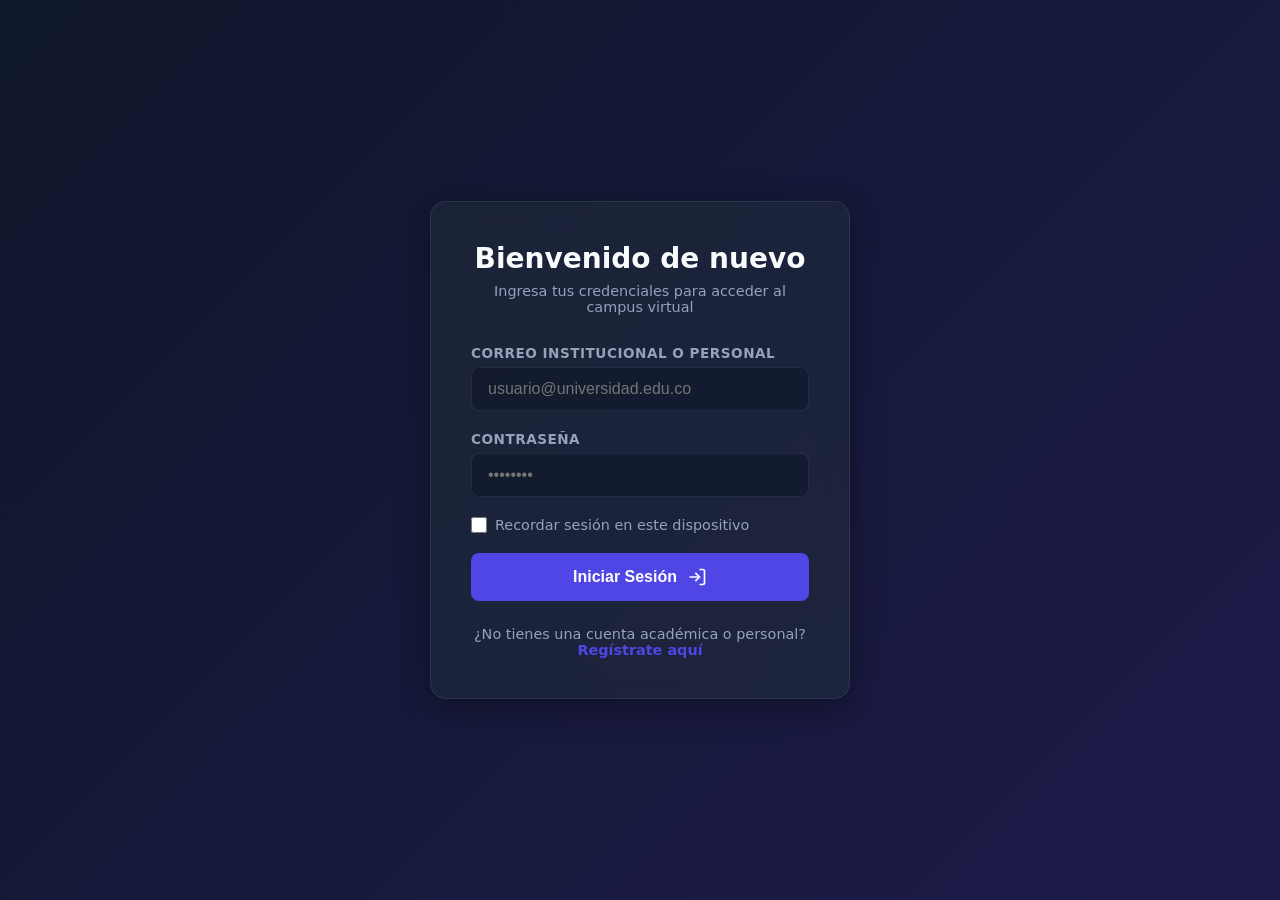
<file: horarios.html>
<!DOCTYPE html>
<html lang="es" data-theme="dark">
<head>
    <meta charset="UTF-8">
    <meta name="viewport" content="width=device-width, initial-scale=1.0">
    <title>Horario Modificable y Sincronizado - SIA 2026</title>
    <link rel="stylesheet" href="css/style.css">
    <style>
        body { display: flex; align-items: stretch; justify-content: flex-start; overflow: hidden; height: 100vh; }
        .dashboard-layout { display: flex; width: 100vw; height: 100vh; }
        .sidebar { width: 260px; height: 100%; padding: 24px; display: flex; flex-direction: column; justify-content: space-between; border-radius: 0 var(--border-radius-lg) var(--border-radius-lg) 0; z-index: 100; }
        .main-content { flex: 1; padding: 40px; overflow-y: auto; height: 100%; }
        .schedule-interface { display: grid; grid-template-columns: 1fr 2.5fr; gap: 25px; margin-top: 20px; }
        .timetable-grid { display: grid; grid-template-columns: 100px repeat(5, 1fr); gap: 10px; min-width: 750px; }
        .time-header { background: rgba(255,255,255,0.03); text-align: center; padding: 12px; font-weight: 700; border-bottom: 2px solid var(--accent-primary); font-size: 0.9rem; }
        .time-cell-label { background: rgba(255,255,255,0.02); border: 1px dashed var(--glass-border); padding: 10px; font-weight: 600; display: flex; align-items: center; justify-content: center; font-size: 0.85rem; }
        .schedule-card { padding: 10px; border-radius: var(--border-radius-sm); border-left: 4px solid var(--accent-primary); font-size: 0.8rem; position: relative; min-height: 80px; display: flex; flex-direction: column; justify-content: space-between; background: rgba(255,255,255,0.01); border: 1px solid var(--glass-border); }
        .delete-block-btn { position: absolute; top: 5px; right: 5px; background: var(--danger); border: none; color: white; border-radius: 3px; cursor: pointer; padding: 2px 6px; font-size: 0.7rem; font-weight: 700; opacity: 0.3; transition: var(--transition-fluid); }
        .schedule-card:hover .delete-block-btn { opacity: 1; }
        @media (max-width: 1100px) { .schedule-interface { grid-template-columns: 1fr; } }
    </style>
</head>
<body>
    <div class="preloader" id="global-preloader"><div class="spinner"></div></div>
    <div class="dashboard-layout">
        <aside class="glass-container sidebar">
            <div>
                <h3 style="padding-bottom:20px; border-bottom:1px solid var(--glass-border);">Campus pascual bravo</h3>
                <ul style="list-style:none; margin-top:20px; display:flex; flex-direction:column; gap:8px;">
                    <li><a href="dashboard.html" style="color:var(--text-muted); text-decoration:none; font-weight:600; display:block; padding:10px;">Inicio</a></li>
                    <li><a href="materias.html" style="color:var(--text-muted); text-decoration:none; font-weight:600; display:block; padding:10px;">Mis Materias</a></li>
                    <li><a href="pensum.html" style="color:var(--text-muted); text-decoration:none; font-weight:600; display:block; padding:10px;">Mi Pensum</a></li>
                    <li><a href="notas.html" style="color:var(--text-muted); text-decoration:none; font-weight:600; display:block; padding:10px;">Calculadora Notas</a></li>
                    <li><a href="horarios.html" style="color:var(--text-main); font-weight:700; display:block; padding:10px; border-left:4px solid var(--accent-primary);">Horarios</a></li>
                </ul>
            </div>
            <button class="btn-secondary" onclick="window.db.cerrarSesion(); window.location.href='index.html';">Salir</button>
        </aside>

        <main class="main-content">
            <h2>Planificación de Horarios Interactiva</h2>
            <p style="color: var(--text-muted);">Asigna y gestiona tus bloques de clase semanales con sincronización global en la nube.</p>

            <div class="schedule-interface">
                <div class="interactive-card" style="height: fit-content;">
                    <h4>Asignar Bloque Horario</h4>
                    <form id="schedule-form" onsubmit="return false;" style="margin-top:15px;">
                        <div class="form-group">
                            <label class="form-label">Asignatura</label>
                            <input type="text" id="sch-name" class="form-input" required placeholder="Ej: Física Mecánica">
                        </div>
                        <div class="form-group">
                            <label class="form-label">Aula / Aula Virtual</label>
                            <input type="text" id="sch-room" class="form-input" required placeholder="Ej: Bloque M-201">
                        </div>
                        <div class="form-group">
                            <label class="form-label">Día de la semana</label>
                            <select id="sch-day" class="form-input">
                                <option value="Lunes">Lunes</option>
                                <option value="Martes">Martes</option>
                                <option value="Miercoles">Miércoles</option>
                                <option value="Jueves">Jueves</option>
                                <option value="Viernes">Viernes</option>
                            </select>
                        </div>
                        <div class="form-group">
                            <label class="form-label">Franja Horaria</label>
                            <select id="sch-time" class="form-input">
                                <option value="06-08">06:00 AM - 08:00 AM</option>
                                <option value="08-10">08:00 AM - 10:00 AM</option>
                                <option value="10-12">10:00 AM - 12:00 PM</option>
                                <option value="12-14">12:00 PM - 02:00 PM</option>
                                <option value="14-16">02:00 PM - 04:00 PM</option>
                                <option value="16-18">04:00 PM - 06:00 PM</option>
                            </select>
                        </div>
                        <div class="form-group">
                            <label class="form-label">Color del Bloque</label>
                            <input type="color" id="sch-color" class="form-input" style="padding:4px; height:40px;" value="#4f46e5">
                        </div>
                        <button class="btn-primary" id="btn-save-schedule">Fijar en Horario</button>
                    </form>
                </div>

                <div class="interactive-card" style="overflow-x: auto;">
                    <div class="timetable-grid" id="timetable-matrix">
                        <div class="time-header">Franja</div>
                        <div class="time-header">Lunes</div>
                        <div class="time-header">Martes</div>
                        <div class="time-header">Miércoles</div>
                        <div class="time-header">Jueves</div>
                        <div class="time-header">Viernes</div>
                    </div>
                </div>
            </div>
        </main>
    </div>

    <script src="js/storage.js"></script>
    <script src="js/script.js"></script>
    <script>
        document.addEventListener('DOMContentLoaded', async () => {
            const sesion = window.db.obtenerSesionActual();
            if(!sesion) { window.location.href = 'login.html'; return; }

            // Descargar los últimos cambios antes de pintar la matriz en pantalla
            await window.db.descargarDatosDeLaNube();

            setTimeout(() => {
                document.getElementById('global-preloader').style.opacity = '0';
                document.getElementById('global-preloader').style.visibility = 'hidden';
            }, 200);

            const franjas = ["06-08", "08-10", "10-12", "12-14", "14-16", "16-18"];
            const dias = ["Lunes", "Martes", "Miercoles", "Jueves", "Viernes"];

            function obtenerHorarios() {
                // Ahora usamos el motor relacional reutilizando la tabla de eventos para mantener la base de datos limpia
                const todosLosEventos = JSON.parse(localStorage.getItem(window.db.INIT_KEY_EVENTS)) || [];
                return todosLosEventos.filter(e => e.usuarioId === sesion.id && e.esBloqueHorario === true);
            }

            function renderMatrix() {
                const matrixContainer = document.getElementById('timetable-matrix');
                matrixContainer.innerHTML = `
                    <div class="time-header">Franja</div>
                    <div class="time-header">Lunes</div>
                    <div class="time-header">Martes</div>
                    <div class="time-header">Miércoles</div>
                    <div class="time-header">Jueves</div>
                    <div class="time-header">Viernes</div>
                `;

                const bloques = obtenerHorarios();

                franjas.forEach(franja => {
                    const labelCell = document.createElement('div');
                    labelCell.className = 'time-cell-label';
                    labelCell.innerText = franja.replace('-', ' a ');
                    matrixContainer.appendChild(labelCell);

                    dias.forEach(dia => {
                        const cell = document.createElement('div');
                        cell.style.minHeight = "90px";
                        
                        const encontrarBloque = bloques.find(b => b.franja === franja && b.dia === dia);

                        if(encontrarBloque) {
                            cell.innerHTML = `
                                <div class="schedule-card" style="border-left-color: ${encontrarBloque.color}; background: rgba(255,255,255,0.02); height:100%;">
                                    <button class="delete-block-btn" onclick="eliminarBloqueHorario('${encontrarBloque.id}')">X</button>
                                    <strong>${encontrarBloque.materia}</strong>
                                    <span style="color:var(--text-muted); font-size:0.75rem;">${encontrarBloque.aula}</span>
                                </div>
                            `;
                        } else {
                            cell.innerHTML = `<div style="display:flex; align-items:center; justify-content:center; height:100%; color:rgba(255,255,255,0.05); font-size:1.5rem;">-</div>`;
                        }
                        matrixContainer.appendChild(cell);
                    });
                });
            }

            document.getElementById('btn-save-schedule').addEventListener('click', () => {
                const name = document.getElementById('sch-name').value.trim();
                const room = document.getElementById('sch-room').value.trim();
                const day = document.getElementById('sch-day').value;
                const time = document.getElementById('sch-time').value;
                const color = document.getElementById('sch-color').value;

                if(!name || !room) {
                    window.app.mostrarToast('Por favor diligencie todos los campos.', 'warning');
                    return;
                }

                let bloquesActuales = obtenerHorarios();
                if(bloquesActuales.some(b => b.dia === day && b.franja === time)) {
                    window.app.mostrarToast('Ya tienes una asignatura asignada a esta franja horaria.', 'danger');
                    return;
                }

                // Guardar usando el método relacional que dispara automáticamente la actualización a Firebase
                window.db.guardarEvento({
                    usuarioId: sesion.id,
                    esBloqueHorario: true,
                    materia: name,
                    aula: room,
                    dia: day,
                    franja: time,
                    color: color
                });

                window.app.mostrarToast('Asignatura indexada e interconectada en la nube.', 'success');
                document.getElementById('sch-name').value = '';
                document.getElementById('sch-room').value = '';
                
                // Forzar refresco visual
                setTimeout(renderMatrix, 300);
            });

            window.eliminarBloqueHorario = function(id) {
                window.db.eliminarEvento(id);
                window.app.mostrarToast('Bloque horario removido.', 'info');
                setTimeout(renderMatrix, 300);
            };

            renderMatrix();
        });
    </script>
</body>
</html>
</file>
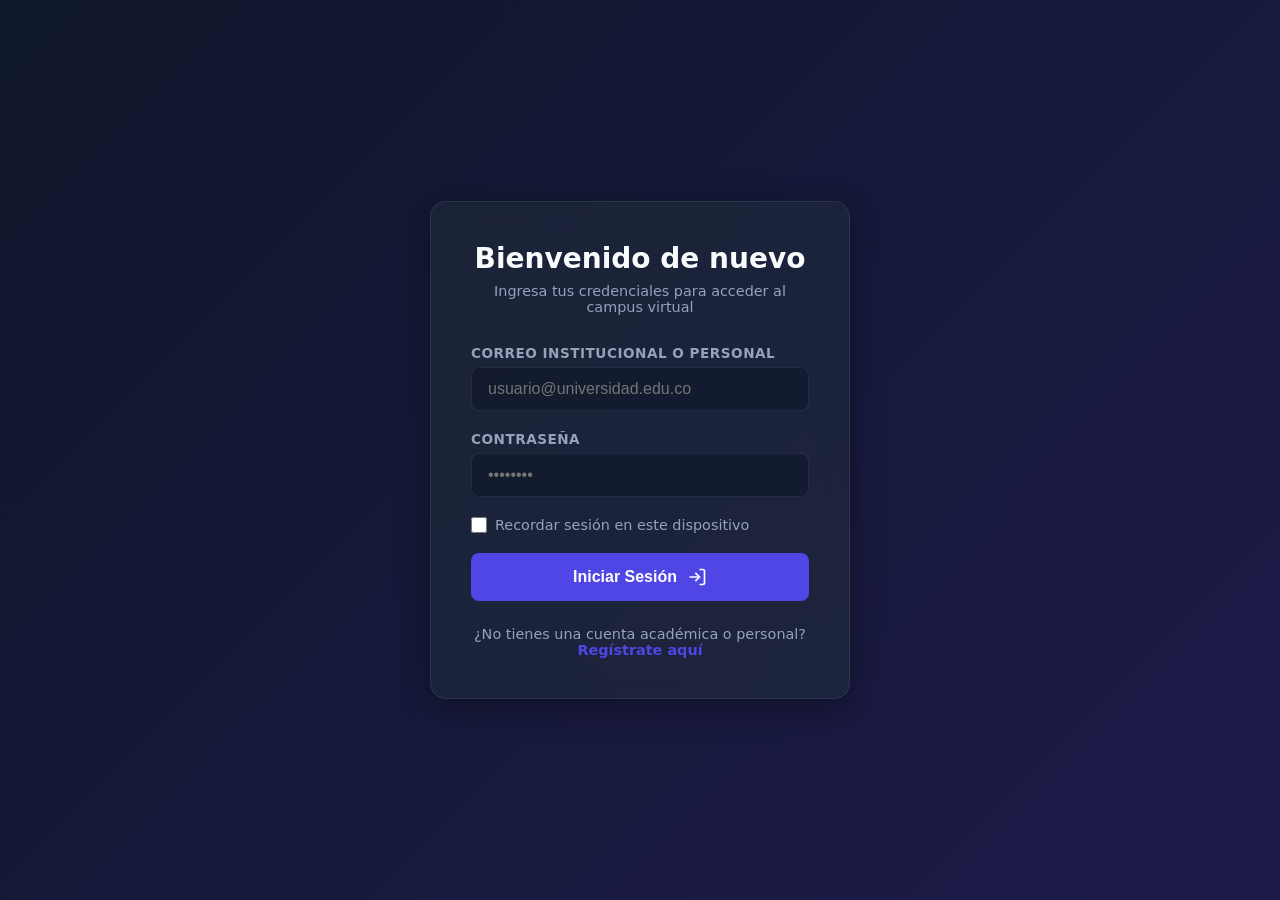
<file: login.html>
<!DOCTYPE html>
<html lang="es" data-theme="dark">
<head>
    <meta charset="UTF-8">
    <meta name="viewport" content="width=device-width, initial-scale=1.0">
    <title>Iniciar Sesión - SIA 2026</title>
    <link rel="stylesheet" href="css/style.css">
    <style>
        .auth-wrapper { width: 100%; max-width: 420px; padding: 40px; }
        .auth-header { text-align: center; margin-bottom: 30px; }
        .auth-title { font-size: 1.75rem; font-weight: 700; margin-bottom: 8px; }
        .auth-subtitle { color: var(--text-muted); font-size: 0.9rem; }
        .auth-footer { text-align: center; margin-top: 25px; font-size: 0.9rem; color: var(--text-muted); }
        .auth-link { color: var(--accent-primary); text-decoration: none; font-weight: 600; transition: var(--transition-fluid); }
        .auth-link:hover { color: var(--accent-hover); text-decoration: underline; }
        .checkbox-group { display: flex; align-items: center; gap: 8px; margin-bottom: 20px; }
        .checkbox-input { cursor: pointer; width: 16px; height: 16px; accent-color: var(--accent-primary); }
        .checkbox-label { font-size: 0.9rem; color: var(--text-muted); cursor: pointer; user-select: none; }
    </style>
</head>
<body>
    <div class="preloader" id="global-preloader"><div class="spinner"></div></div>
    
    <main class="glass-container auth-wrapper">
        <div class="auth-header">
            <h1 class="auth-title">Bienvenido de nuevo</h1>
            <p class="auth-subtitle">Ingresa tus credenciales para acceder al campus virtual</p>
        </div>
        
        <form id="login-form" onsubmit="return false;">
            <div class="form-group">
                <label class="form-label" for="login-email">Correo Institucional o personal</label>
                <input class="form-input" type="email" id="login-email" required autocomplete="email" placeholder="usuario@universidad.edu.co">
            </div>
            <div class="form-group">
                <label class="form-label" for="login-password">Contraseña</label>
                <input class="form-input" type="password" id="login-password" required autocomplete="current-password" placeholder="••••••••">
            </div>
            
            <div class="checkbox-group">
                <input type="checkbox" id="login-remember" class="checkbox-input">
                <label for="login-remember" class="checkbox-label">Recordar sesión en este dispositivo</label>
            </div>
            
            <button type="submit" class="btn-primary" id="btn-submit-login">
                <span>Iniciar Sesión</span>
                <svg width="20" height="20" viewBox="0 0 24 24" fill="none" stroke="currentColor" stroke-width="2"><path d="M15 3h4a2 2 0 0 1 2 2v14a2 2 0 0 1-2 2h-4M10 17l5-5-5-5M13 12H3"/></svg>
            </button>
        </form>
        
        <div class="auth-footer">
            ¿No tienes una cuenta académica o personal? <a href="register.html" class="auth-link">Regístrate aquí</a>
        </div>
    </main>

    <div class="toast-container" id="global-toast-container"></div>
    <script src="js/storage.js"></script>
    <script src="js/script.js"></script>
    <script src="js/login.js"></script>
</body>
</html>
</file>
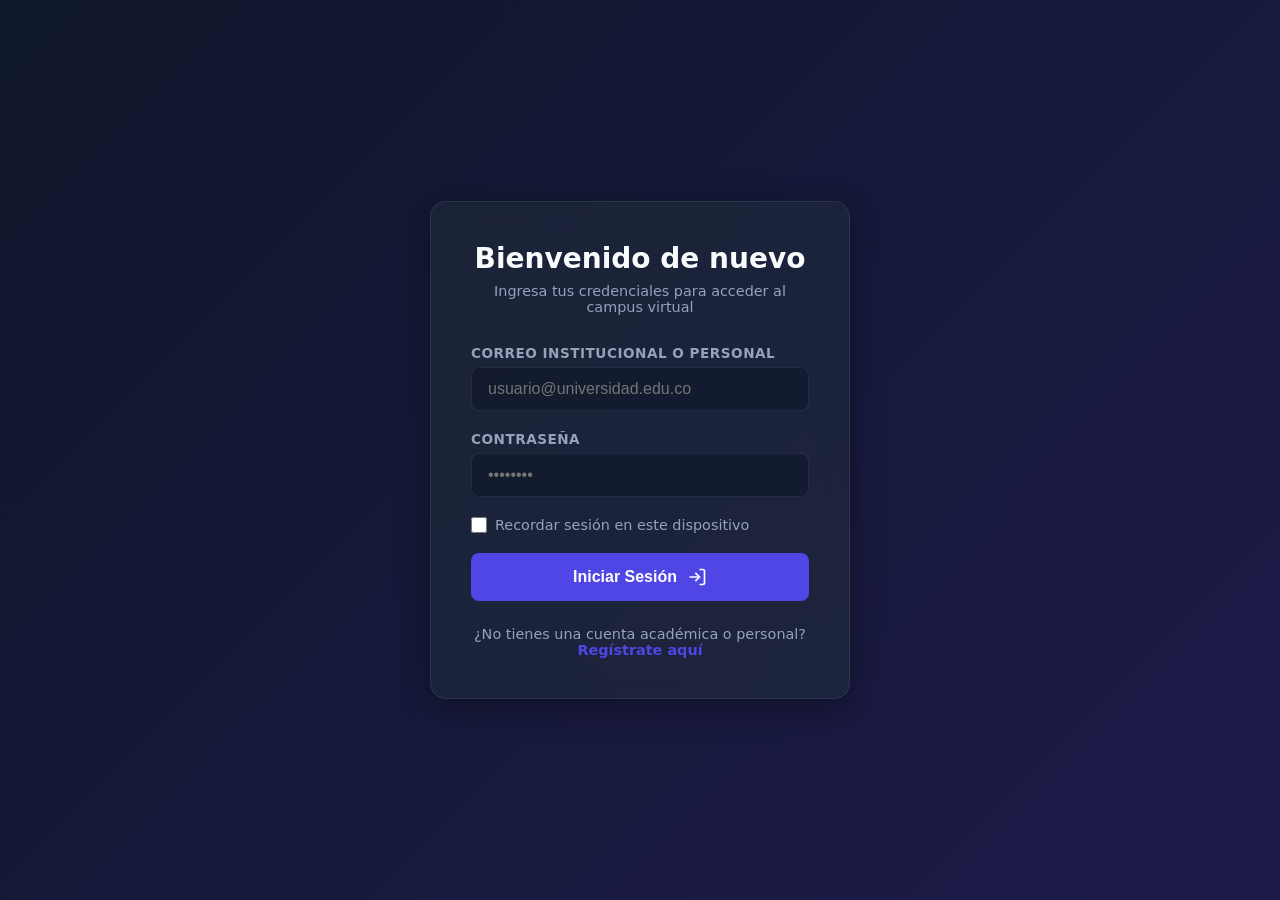
<file: materias.html>
<!DOCTYPE html>
<html lang="es" data-theme="dark">
<head>
    <meta charset="UTF-8">
    <meta name="viewport" content="width=device-width, initial-scale=1.0">
    <title>Gestión de Materias - SIA 2026</title>
    <link rel="stylesheet" href="css/style.css">
    <style>
        body { display: flex; align-items: stretch; justify-content: flex-start; overflow: hidden; height: 100vh; }
        .dashboard-layout { display: flex; width: 100vw; height: 100vh; }
        .sidebar { width: 260px; height: 100%; padding: 24px; display: flex; flex-direction: column; justify-content: space-between; border-radius: 0 var(--border-radius-lg) var(--border-radius-lg) 0; z-index: 100; }
        .sidebar-brand { display: flex; align-items: center; gap: 12px; font-size: 1.3rem; font-weight: 700; padding-bottom: 20px; border-bottom: 1px solid var(--glass-border); }
        .sidebar-menu { list-style: none; margin-top: 30px; display: flex; flex-direction: column; gap: 8px; }
        .menu-item a { display: flex; align-items: center; gap: 14px; padding: 12px 16px; color: var(--text-muted); text-decoration: none; font-weight: 600; border-radius: var(--border-radius-sm); transition: var(--transition-fluid); }
        .menu-item.active a, .menu-item a:hover { color: var(--text-main); background: rgba(255, 255, 255, 0.05); border-left: 4px solid var(--accent-primary); padding-left: 12px; }
        .main-content { flex: 1; padding: 40px; overflow-y: auto; height: 100%; }
        .controls-row { display: flex; justify-content: space-between; align-items: center; margin-bottom: 25px; gap: 15px; flex-wrap: wrap; }
        .search-box { display: flex; gap: 10px; flex: 1; max-width: 400px; }
        .subject-grid { display: grid; grid-template-columns: repeat(auto-fill, minmax(280px, 1fr)); gap: 20px; }
        .subject-card { position: relative; border-left: 6px solid var(--accent-primary); }
        .card-actions { display: flex; justify-content: flex-end; gap: 8px; margin-top: 15px; border-top: 1px solid var(--glass-border); padding-top: 10px; }
        .btn-small { padding: 6px 12px; font-size: 0.85rem; border-radius: var(--border-radius-sm); cursor: pointer; border: none; font-weight: 600; transition: var(--transition-fluid); }
        .btn-danger { background: var(--danger); color: white; }
        .btn-danger:hover { background: #b91c1c; }
        /* Estilos del Modal */
        .modal { position: fixed; top: 0; left: 0; width: 100vw; height: 100vh; background: rgba(0,0,0,0.6); backdrop-filter: blur(8px); display: none; justify-content: center; align-items: center; z-index: 1000; }
        .modal-content { width: 90%; max-width: 500px; padding: 30px; }
    </style>
</head>
<body>
    <div class="preloader" id="global-preloader"><div class="spinner"></div></div>
    <div class="dashboard-layout">
        <!-- Sidebar Shell -->
        <aside class="glass-container sidebar">
            <div>
                <div class="sidebar-brand">
                    <svg width="32" height="32" viewBox="0 0 24 24" fill="none"><path d="M12 3L1 9L12 15L21 10.05V16.5H23V9L12 3Z" fill="var(--accent-primary)"/><path d="M4.18182 12.2182V17.0909C4.18182 18.5 7.68182 21 12 21C16.3182 21 19.8182 18.5 19.8182 17.0909V12.2182L12 16.4818L4.18182 12.2182Z" fill="var(--accent-hover)"/></svg>
                    <span>Campus pascual bravo</span>
                </div>
                <ul class="sidebar-menu">
                    <li class="menu-item"><a href="dashboard.html"><span>Inicio</span></a></li>
                    <li class="menu-item active"><a href="materias.html"><span>Mis Materias</span></a></li>
                    <li class="menu-item"><a href="pensum.html"><span>Mi Pensum</span></a></li>
                    <li class="menu-item"><a href="notas.html"><span>Calculadora Notas</span></a></li>
                    <li class="menu-item"><a href="horarios.html"><span>Horarios</span></a></li>
                    <li class="menu-item"><a href="calendario.html"><span>Calendario</span></a></li>
                    <li class="menu-item"><a href="perfil.html"><span>Mi Perfil</span></a></li>
                    <li class="menu-item"><a href="configuracion.html"><span>Configuración</span></a></li>
                </ul>
            </div>
            <button class="btn-secondary" onclick="window.db.cerrarSesion(); window.location.href='index.html';">Cerrar Sesión</button>
        </aside>

        <!-- Main Workspace -->
        <main class="main-content">
            <div class="controls-row">
                <div>
                    <h2>Gestión de Asignaturas Académicas</h2>
                    <p style="color: var(--text-muted);">Inscribe, edita y organiza tus materias del semestre.</p>
                </div>
                <button class="btn-primary" style="width: auto; padding: 12px 24px;" id="btn-open-modal">
                    + Inscribir Materia
                </button>
            </div>

            <div class="controls-row glass-container" style="padding: 15px; border-radius: var(--border-radius-sm);">
                <div class="search-box">
                    <input type="text" id="search-input" class="form-input" placeholder="Buscar materia por nombre o código...">
                </div>
                <div style="display: flex; gap: 10px;">
                    <select id="filter-status" class="form-input" style="padding: 8px 12px; width: 150px;">
                        <option value="TODAS">Todos los estados</option>
                        <option value="En curso">En curso</option>
                        <option value="Aprobada">Aprobada</option>
                        <option value="Pendiente">Pendiente</option>
                    </select>
                </div>
            </div>

            <!-- Rejilla Dinámica de Materias -->
            <section class="subject-grid" id="subjects-container"></section>
        </main>
    </div>

    <!-- Modal Formulario de Inscripción/Edición -->
    <div class="modal" id="subject-modal">
        <div class="glass-container modal-content">
            <h3 id="modal-title" style="margin-bottom: 20px;">Inscribir Nueva Materia</h3>
            <form id="subject-form">
                <input type="hidden" id="sub-id">
                <div class="form-group">
                    <label class="form-label">Nombre de la Materia</label>
                    <input type="text" id="sub-name" class="form-input" required placeholder="Ej: Cálculo Integral">
                </div>
                <div style="display: grid; grid-template-columns: 1fr 1fr; gap: 15px;">
                    <div class="form-group">
                        <label class="form-label">Código</label>
                        <input type="text" id="sub-code" class="form-input" required placeholder="MEC-102">
                    </div>
                    <div class="form-group">
                        <label class="form-label">Créditos</label>
                        <input type="number" id="sub-credits" class="form-input" required min="1" max="6" value="3">
                    </div>
                </div>
                <div style="display: grid; grid-template-columns: 1fr 1fr; gap: 15px;">
                    <div class="form-group">
                        <label class="form-label">Profesor</label>
                        <input type="text" id="sub-teacher" class="form-input" required placeholder="Ing. Carlos Ochoa">
                    </div>
                    <div class="form-group">
                        <label class="form-label">Aula / Bloque</label>
                        <input type="text" id="sub-room" class="form-input" required placeholder="Bloque P - 402">
                    </div>
                </div>
                <div style="display: grid; grid-template-columns: 1fr 1fr; gap: 15px;">
                    <div class="form-group">
                        <label class="form-label">Estado</label>
                        <select id="sub-status" class="form-input">
                            <option value="En curso">En curso</option>
                            <option value="Aprobada">Aprobada</option>
                            <option value="Pendiente">Pendiente</option>
                            <option value="Cancelada">Cancelada</option>
                        </select>
                    </div>
                    <div class="form-group">
                        <label class="form-label">Color Distintivo</label>
                        <input type="color" id="sub-color" class="form-input" style="padding:4px; height:45px;" value="#4f46e5">
                    </div>
                </div>
                <div style="display: flex; gap: 10px; margin-top: 20px;">
                    <button type="button" class="btn-secondary" id="btn-close-modal">Cancelar</button>
                    <button type="submit" class="btn-primary">Guardar Configuración</button>
                </div>
            </form>
        </div>
    </div>

    <script src="js/storage.js"></script>
    <script src="js/script.js"></script>
    <script>
        document.addEventListener('DOMContentLoaded', () => {
            const sesion = window.db.obtenerSesionActual();
            if(!sesion) { window.location.href = 'login.html'; return; }
            
            setTimeout(() => {
                document.getElementById('global-preloader').style.opacity = '0';
                document.getElementById('global-preloader').style.visibility = 'hidden';
            }, 300);

            const modal = document.getElementById('subject-modal');
            const form = document.getElementById('subject-form');
            const container = document.getElementById('subjects-container');

            document.getElementById('btn-open-modal').addEventListener('click', () => {
                form.reset();
                document.getElementById('sub-id').value = '';
                document.getElementById('modal-title').innerText = 'Inscribir Nueva Materia';
                modal.style.display = 'flex';
            });

            document.getElementById('btn-close-modal').addEventListener('click', () => modal.style.display = 'none');

            function renderSubjects() {
                container.innerHTML = '';
                const query = document.getElementById('search-input').value.toLowerCase();
                const filter = document.getElementById('filter-status').value;
                const list = window.db.obtenerMateriasPorUsuario(sesion.id);

                const filtradas = list.filter(m => {
                    const matchQuery = m.name.toLowerCase().includes(query) || m.code.toLowerCase().includes(query);
                    const matchStatus = filter === 'TODAS' || m.estado === filter;
                    return matchQuery && matchStatus;
                });

                if(filtradas.length === 0) {
                    container.innerHTML = `<p style="grid-column: 1/-1; text-align:center; color:var(--text-muted); padding:40px;">No se encontraron materias registradas.</p>`;
                    return;
                }

                filtradas.forEach(m => {
                    const card = document.createElement('div');
                    card.className = 'interactive-card subject-card';
                    card.style.borderLeftColor = m.color || 'var(--accent-primary)';
                    card.innerHTML = `
                        <span style="position:absolute; top:15px; right:15px; font-size:0.75rem; background:rgba(255,255,255,0.05); padding:3px 8px; border-radius:10px; font-weight:600;">${m.code}</span>
                        <h4 style="font-size:1.2rem; margin-bottom:5px;">${m.name}</h4>
                        <p style="font-size:0.85rem; color:var(--text-muted); margin-bottom:10px;">Prof: ${m.teacher}</p>
                        <div style="font-size:0.9rem; display:flex; flex-direction:column; gap:4px;">
                            <span><strong>Créditos:</strong> ${m.credits}</span>
                            <span><strong>Aula:</strong> ${m.room}</span>
                            <span><strong>Estado:</strong> <span style="color:${m.estado==='Aprobada'?'var(--success)':'var(--warning)'}">${m.estado}</span></span>
                        </div>
                        <div class="card-actions">
                            <button class="btn-small btn-secondary" onclick="editarMateria('${m.id}')">Editar</button>
                            <button class="btn-small btn-danger" onclick="eliminarMateria('${m.id}')">Eliminar</button>
                        </div>
                    `;
                    container.appendChild(card);
                });
            }

            form.addEventListener('submit', (e) => {
                e.preventDefault();
                const id = document.getElementById('sub-id').value;
                const data = {
                    usuarioId: sesion.id,
                    name: document.getElementById('sub-name').value,
                    code: document.getElementById('sub-code').value,
                    credits: document.getElementById('sub-credits').value,
                    teacher: document.getElementById('sub-teacher').value,
                    room: document.getElementById('sub-room').value,
                    estado: document.getElementById('sub-status').value,
                    color: document.getElementById('sub-color').value
                };

                if(id) {
                    window.db.actualizarMateria(id, data);
                    window.app.mostrarToast('Materia actualizada con éxito.', 'success');
                } else {
                    window.db.guardarMateria(data);
                    window.app.mostrarToast('Materia inscrita correctamente.', 'success');
                }
                modal.style.display = 'none';
                renderSubjects();
            });

            window.editarMateria = function(id) {
                const list = window.db.obtenerTodasLasMaterias();
                const m = list.find(item => item.id === id);
                if(!m) return;
                document.getElementById('sub-id').value = m.id;
                document.getElementById('sub-name').value = m.name;
                document.getElementById('sub-code').value = m.code;
                document.getElementById('sub-credits').value = m.credits;
                document.getElementById('sub-teacher').value = m.teacher;
                document.getElementById('sub-room').value = m.room;
                document.getElementById('sub-status').value = m.estado;
                document.getElementById('sub-color').value = m.color || '#4f46e5';
                document.getElementById('modal-title').innerText = 'Modificar Materia';
                modal.style.display = 'flex';
            };

            window.eliminarMateria = function(id) {
                if(confirm('¿Está completamente seguro de eliminar esta asignatura? Se borrarán sus notas de forma permanente.')) {
                    window.db.eliminarMateria(id);
                    window.app.mostrarToast('Asignatura purgada.', 'danger');
                    renderSubjects();
                }
            };

            document.getElementById('search-input').addEventListener('input', renderSubjects);
            document.getElementById('filter-status').addEventListener('change', renderSubjects);
            renderSubjects();
        });
    </script>
</body>
</html>
</file>
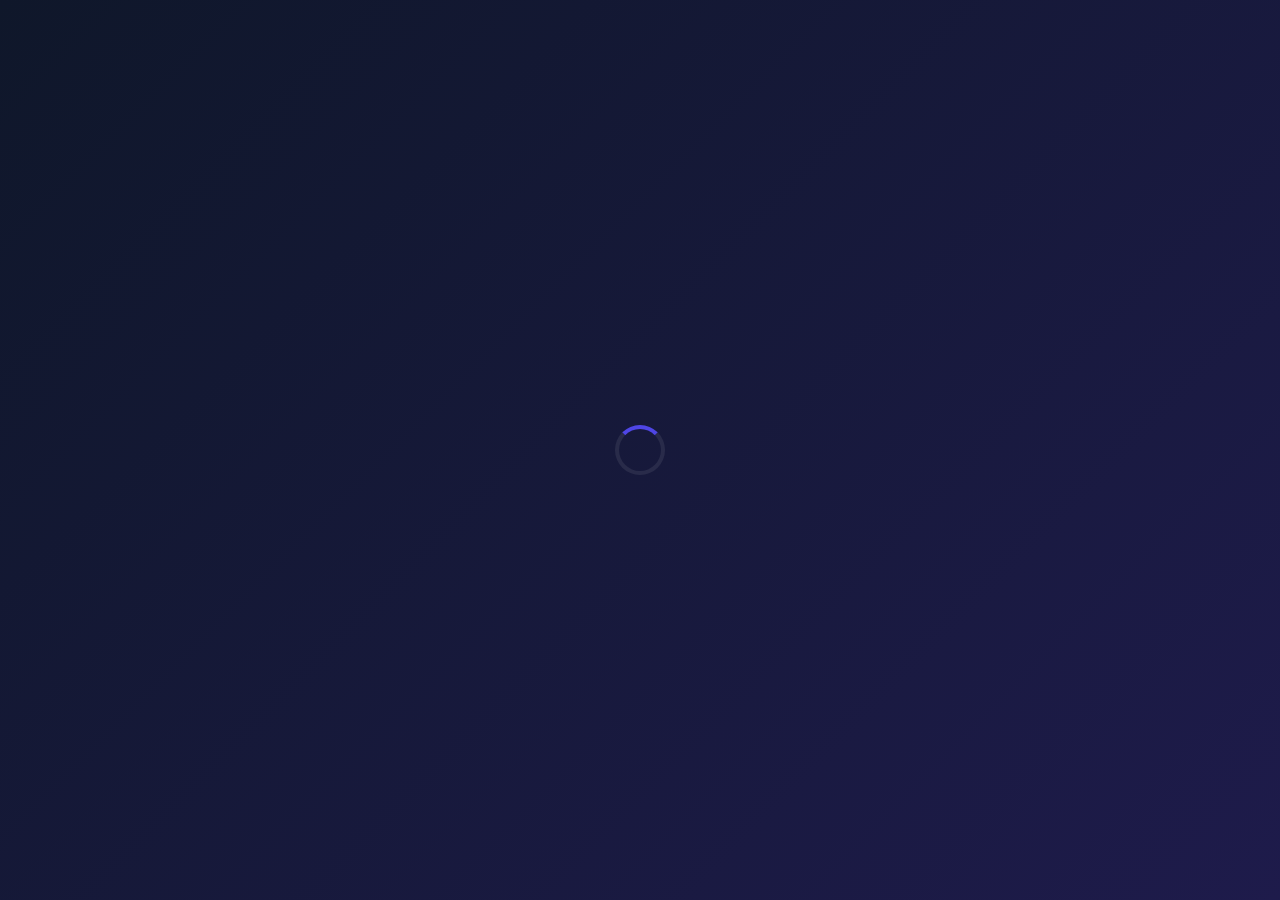
<file: notas.html>
<!DOCTYPE html>
<html lang="es" data-theme="dark">
<head>
    <meta charset="UTF-8">
    <meta name="viewport" content="width=device-width, initial-scale=1.0">
    <title>Calculadora de Notas - SIA 2026</title>
    <link rel="stylesheet" href="css/style.css">
    <style>
        body { display: flex; align-items: stretch; justify-content: flex-start; overflow: hidden; height: 100vh; }
        .dashboard-layout { display: flex; width: 100vw; height: 100vh; }
        .sidebar { width: 260px; height: 100%; padding: 24px; display: flex; flex-direction: column; justify-content: space-between; border-radius: 0 var(--border-radius-lg) var(--border-radius-lg) 0; z-index: 100; }
        .main-content { flex: 1; padding: 40px; overflow-y: auto; height: 100%; }
        .calculator-grid { display: grid; grid-template-columns: 3fr 2fr; gap: 25px; margin-top: 25px; }
        .activity-row { display: grid; grid-template-columns: 3fr 1fr 1fr auto; gap: 12px; align-items: center; margin-bottom: 12px; }
        .badge-status { padding: 6px 12px; border-radius: 20px; font-weight: 700; text-align: center; font-size: 0.9rem; margin-top: 15px; display: block; }
        @media (max-width: 992px) { .calculator-grid { grid-template-columns: 1fr; } }
    </style>
</head>
<body>
    <div class="preloader" id="global-preloader"><div class="spinner"></div></div>
    <div class="dashboard-layout">
        <!-- Sidebar Navigation Shell -->
        <aside class="glass-container sidebar">
            <div>
                <h3 style="padding-bottom:20px; border-bottom:1px solid var(--glass-border);">Campus pascual bravo</h3>
                <ul style="list-style:none; margin-top:20px; display:flex; flex-direction:column; gap:8px;">
                    <li><a href="dashboard.html" style="color:var(--text-muted); text-decoration:none; font-weight:600; display:block; padding:10px;">Inicio</a></li>
                    <li><a href="materias.html" style="color:var(--text-muted); text-decoration:none; font-weight:600; display:block; padding:10px;">Mis Materias</a></li>
                    <li><a href="pensum.html" style="color:var(--text-muted); text-decoration:none; font-weight:600; display:block; padding:10px;">Mi Pensum</a></li>
                    <li><a href="notas.html" style="color:var(--text-main); font-weight:700; display:block; padding:10px; border-left:4px solid var(--accent-primary);">Calculadora Notas</a></li>
                    <li><a href="horarios.html" style="color:var(--text-muted); text-decoration:none; font-weight:600; display:block; padding:10px;">Horarios</a></li>
                    <li><a href="calendario.html" style="color:var(--text-muted); text-decoration:none; font-weight:600; display:block; padding:10px;">Calendario</a></li>
                    <li><a href="perfil.html" style="color:var(--text-muted); text-decoration:none; font-weight:600; display:block; padding:10px;">Mi Perfil</a></li>
                </ul>
            </div>
            <button class="btn-secondary" onclick="window.db.cerrarSesion(); window.location.href='index.html';">Salir</button>
        </aside>

        <!-- Main Area -->
        <main class="main-content">
            <header style="display: flex; justify-content: space-between; align-items: center; flex-wrap: wrap; gap: 15px;">
                <div>
                    <h2>Auditoría de Calificaciones y Notas</h2>
                    <p style="color: var(--text-muted);">Simulador analítico de promedios mínimos requeridos para aprobación.</p>
                </div>
                <div style="width: 250px;">
                    <select id="calc-subject-selector" class="form-input">
                        <!-- Inyectado vía JS -->
                    </select>
                </div>
            </header>

            <div class="calculator-grid">
                <!-- Panel de Entrada de Notas -->
                <div class="interactive-card">
                    <div style="display: flex; justify-content: space-between; align-items: center; margin-bottom: 20px;">
                        <h3>Corte de Actividades</h3>
                        <button class="btn-primary" style="width:auto; padding:8px 16px; font-size:0.9rem;" id="btn-add-activity">+ Añadir Nota</button>
                    </div>
                    <div id="activities-form-container">
                        <!-- Filas de entradas -->
                    </div>
                </div>

                <!-- Panel de Resultados Analíticos -->
                <div class="interactive-card" style="display: flex; flex-direction: column; justify-content: space-between;">
                    <div>
                        <h3>Proyección Analítica</h3>
                        <p style="color: var(--text-muted); font-size: 0.85rem; margin-bottom: 20px;">Cálculos automáticos del corte actual.</p>
                        
                        <div style="display:flex; flex-direction:column; gap:12px; font-size:1rem;">
                            <div style="display:flex; justify-content:space-between;"><span>Promedio Actual:</span><strong id="res-promedio">0.0</strong></div>
                            <div style="display:flex; justify-content:space-between;"><span>Porcentaje Evaluado:</span><strong id="res-porcentaje">0%</strong></div>
                            <div style="display:flex; justify-content:space-between;"><span>Nota Acumulada:</span><strong id="res-acumulada">0.0 / 5.0</strong></div>
                            <div style="display:flex; justify-content:space-between;"><span>Falta por evaluar:</span><strong id="res-restante">100%</strong></div>
                        </div>

                        <span id="badge-veredicto" class="badge-status" style="background: rgba(255,255,255,0.05); color: var(--text-main);">Sin datos suficientes</span>
                    </div>

                    <div style="margin-top: 25px; border-top: 1px solid var(--glass-border); padding-top: 15px;">
                        <h4 style="margin-bottom: 10px; font-size: 0.9rem; text-transform: uppercase; color: var(--text-muted);">Para ganar con 3.0 necesitas:</h4>
                        <div style="font-size: 1.1rem; font-weight: 700; color: var(--accent-primary);" id="res-requisito">N/A</div>
                    </div>
                </div>
            </div>
        </main>
    </div>

    <script src="js/storage.js"></script>
    <script src="js/script.js"></script>
    <script src="js/notas.js"></script>
</body>
</html>
</file>
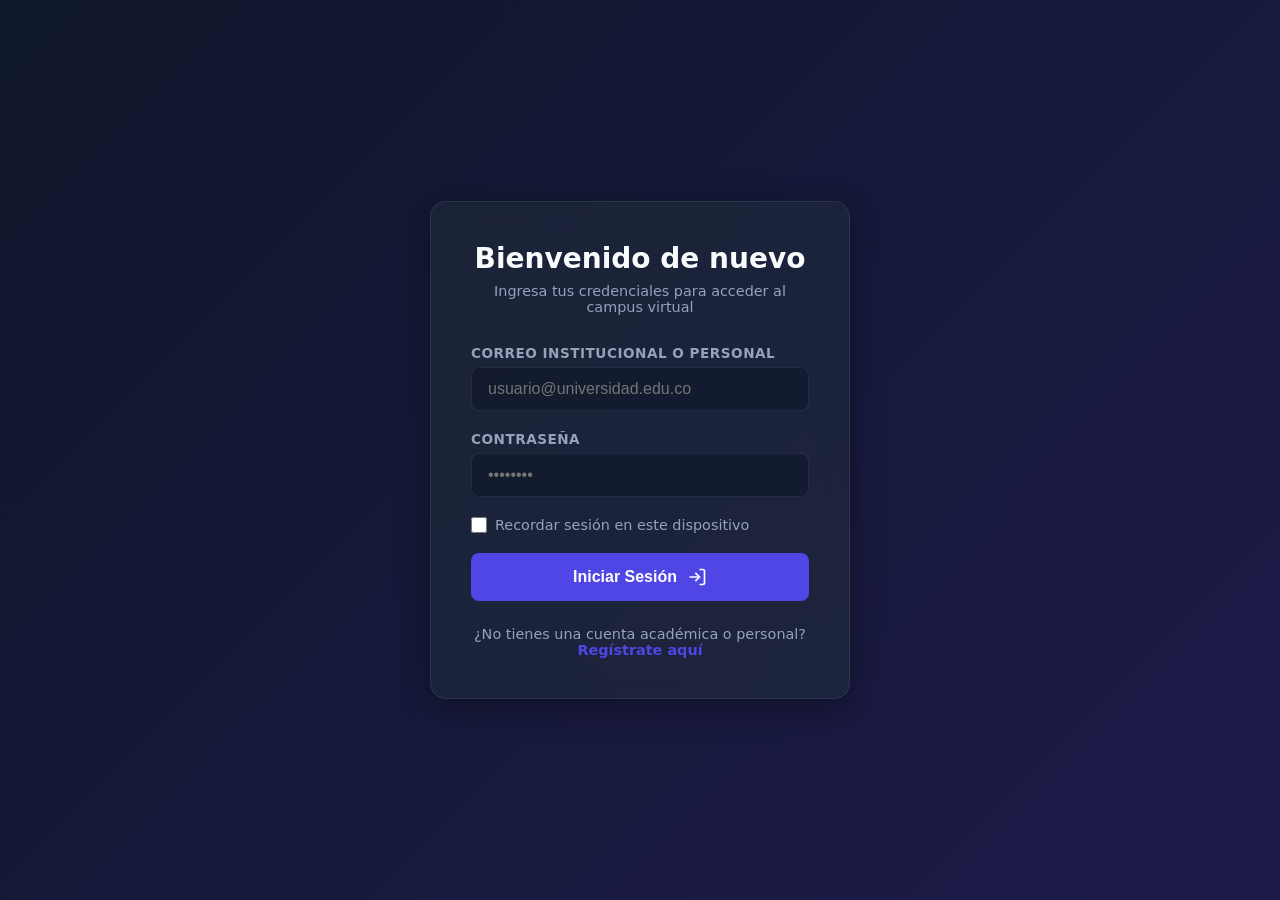
<file: pensum.html>
<!DOCTYPE html>
<html lang="es" data-theme="dark">
<head>
    <meta charset="UTF-8">
    <meta name="viewport" content="width=device-width, initial-scale=1.0">
    <title>Mi Pensum Adaptativo y Sincronizado - SIA 2026</title>
    <link rel="stylesheet" href="css/style.css">
    <style>
        body { display: flex; align-items: stretch; justify-content: flex-start; overflow: hidden; height: 100vh; }
        .dashboard-layout { display: flex; width: 100vw; height: 100vh; }
        .sidebar { width: 260px; height: 100%; padding: 24px; display: flex; flex-direction: column; justify-content: space-between; border-radius: 0 var(--border-radius-lg) var(--border-radius-lg) 0; z-index: 100; }
        .main-content { flex: 1; padding: 40px; overflow-y: auto; height: 100%; }
        .progress-block { padding: 25px; margin-bottom: 30px; }
        .progress-bar-container { background: rgba(255,255,255,0.05); height: 16px; border-radius: 10px; overflow: hidden; margin-top: 15px; border: 1px solid var(--glass-border); }
        .progress-bar-fill { height: 100%; background: linear-gradient(90deg, var(--accent-primary), var(--success)); width: 0%; transition: width 0.8s ease-in-out; }
        .semester-grid { display: grid; grid-template-columns: repeat(auto-fit, minmax(300px, 1fr)); gap: 20px; }
        .config-row { display: flex; align-items: center; gap: 15px; margin-bottom: 20px; padding: 15px; background: rgba(255,255,255,0.02); border-radius: var(--border-radius-sm); border: 1px solid var(--glass-border); }
    </style>
</head>
<body>
    <div class="preloader" id="global-preloader"><div class="spinner"></div></div>
    <div class="dashboard-layout">
        <!-- Sidebar Navigation Shell -->
        <aside class="glass-container sidebar">
            <div>
                <h3 style="padding-bottom:20px; border-bottom:1px solid var(--glass-border);">Campus pascual bravo</h3>
                <ul style="list-style:none; margin-top:20px; display:flex; flex-direction:column; gap:8px;">
                    <li><a href="dashboard.html" style="color:var(--text-muted); text-decoration:none; font-weight:600; display:block; padding:10px;">Inicio</a></li>
                    <li><a href="materias.html" style="color:var(--text-muted); text-decoration:none; font-weight:600; display:block; padding:10px;">Mis Materias</a></li>
                    <li><a href="pensum.html" style="color:var(--text-main); font-weight:700; display:block; padding:10px; border-left:4px solid var(--accent-primary);">Mi Pensum</a></li>
                    <li><a href="notas.html" style="color:var(--text-muted); text-decoration:none; font-weight:600; display:block; padding:10px;">Calculadora Notas</a></li>
                    <li><a href="horarios.html" style="color:var(--text-muted); text-decoration:none; font-weight:600; display:block; padding:10px;">Horarios</a></li>
                </ul>
            </div>
            <button class="btn-secondary" onclick="window.db.cerrarSesion(); window.location.href='index.html';">Salir</button>
        </aside>

        <!-- Main Area -->
        <main class="main-content">
            <header style="margin-bottom: 25px;">
                <h2>Auditoría del Pensum Académico</h2>
                <p style="color: var(--text-muted);">Parametrización adaptativa con sincronización en tiempo real en la nube.</p>
            </header>

            <!-- Configuración Remota de Créditos -->
            <div class="config-row">
                <div style="flex: 1;">
                    <strong style="font-size: 0.95rem;">Créditos Exigidos por el Plan de Estudios:</strong>
                    <p style="color: var(--text-muted); font-size: 0.8rem; margin-top: 2px;">Se actualizará automáticamente en todos tus dispositivos enlazados.</p>
                </div>
                <div style="width: 140px;">
                    <input type="number" id="cfg-total-credits" class="form-input" min="50" max="250" value="160" style="padding: 8px 12px;">
                </div>
            </div>

            <!-- Bloque Estadístico de Progreso -->
            <section class="glass-container progress-block">
                <div style="display: flex; justify-content: space-between; align-items: center; flex-wrap: wrap; gap: 15px;">
                    <div>
                        <span style="font-size: 0.9rem; color: var(--text-muted); font-weight: 600; text-transform: uppercase;">Créditos Consolidados</span>
                        <h3 style="font-size: 1.8rem; margin-top: 5px;" id="pensum-credits-summary">0 / 160 Aprobados</h3>
                    </div>
                    <div style="text-align: right;">
                        <span style="font-size: 0.9rem; color: var(--text-muted); font-weight: 600; text-transform: uppercase;">Porcentaje Realizado</span>
                        <h3 style="font-size: 1.8rem; margin-top: 5px; color: var(--success);" id="pensum-percentage">0%</h3>
                    </div>
                </div>
                <div class="progress-bar-container">
                    <div class="progress-bar-fill" id="pensum-bar"></div>
                </div>
            </section>

            <!-- Desglose Muestral -->
            <section class="semester-grid">
                <div class="interactive-card">
                    <h4>Asignaturas Registradas y su Impacto</h4>
                    <p style="font-size:0.85rem; color:var(--text-muted); margin-bottom:15px;">Listado general de materias inscritas en tu plan de datos.</p>
                    <div style="display:flex; flex-direction:column; gap:8px;" id="bloque-materias-pensum">
                        <!-- Controlado Dinámicamente -->
                    </div>
                </div>
            </section>
        </main>
    </div>

    <script src="js/storage.js"></script>
    <script src="js/script.js"></script>
    <script>
        document.addEventListener('DOMContentLoaded', async () => {
            let sesion = window.db.obtenerSesionActual();
            if(!sesion) { window.location.href = 'login.html'; return; }

            // 1. Descargar los últimos cambios reales desde Firebase antes de pintar la pantalla
            await window.db.descargarDatosDeLaNube();
            
            // Refrescar la variable de sesión local con lo que se bajó de la nube
            const usuariosFrescos = window.db.obtenerUsuarios();
            const usuarioActualizado = usuariosFrescos.find(u => u.id === sesion.id);
            if (usuarioActualizado) {
                sesion = usuarioActualizado;
            }

            setTimeout(() => {
                document.getElementById('global-preloader').style.opacity = '0';
                document.getElementById('global-preloader').style.visibility = 'hidden';
            }, 200);

            const creditosInput = document.getElementById('cfg-total-credits');

            // 2. Cargar los créditos personalizados guardados directamente en el objeto del usuario
            if (sesion.creditosPlanPersonalizado) {
                creditosInput.value = sesion.creditosPlanPersonalizado;
            }

            function recalcularMalla(guardarEnNube = false) {
                const materias = window.db.obtenerMateriasPorUsuario(sesion.id);
                let aprobados = 0;

                materias.forEach(m => {
                    if(m.estado === 'Aprobada') aprobados += parseInt(m.credits || 0);
                });

                const totalCarrera = parseInt(creditosInput.value) || 160;
                
                if (guardarEnNube) {
                    // Guardamos la configuración dentro del usuario usando actualizarUsuario, 
                    // el cual empuja los datos automáticamente a Firebase en tiempo real
                    window.db.actualizarUsuario(sesion.id, {
                        creditosPlanPersonalizado: totalCarrera
                    });
                }

                const porcentaje = Math.min(100, Math.round((aprobados / totalCarrera) * 100));

                document.getElementById('pensum-credits-summary').innerText = `${aprobados} / ${totalCarrera} Créditos Aprobados`;
                document.getElementById('pensum-percentage').innerText = `${porcentaje}%`;
                document.getElementById('pensum-bar').style.width = `${porcentaje}%`;

                const container = document.getElementById('bloque-materias-pensum');
                container.innerHTML = '';

                if(materias.length === 0) {
                    container.innerHTML = `<span style="color:var(--text-muted); font-size:0.9rem;">No registras materias inscritas en el sistema.</span>`;
                } else {
                    materias.forEach(m => {
                        const item = document.createElement('div');
                        item.style = "display:flex; justify-content:space-between; align-items:center; background:rgba(0,0,0,0.15); padding:12px; border-radius:6px; font-size:0.9rem; border-left: 3px solid " + (m.color || "var(--accent-primary)");
                        item.innerHTML = `<span><strong>${m.name}</strong> (${m.credits} Créditos)</span><span style="color:${m.estado === 'Aprobada' ? 'var(--success)' : 'var(--warning)'}; font-weight:700;">${m.estado}</span>`;
                        container.appendChild(item);
                    });
                }
            }

            // Manejador de eventos con retraso (debounce) para no saturar Firebase mientras escribes el número
            let timeoutId;
            creditosInput.addEventListener('input', () => {
                recalcularMalla(false); // Recalcular visualmente al tiro
                
                clearTimeout(timeoutId);
                timeoutId = setTimeout(() => {
                    recalcularMalla(true); // Subir a Firebase tras 500ms de dejar de escribir
                }, 500);
            });

            recalcularMalla(false);
        });
    </script>
</body>
</html>
</file>
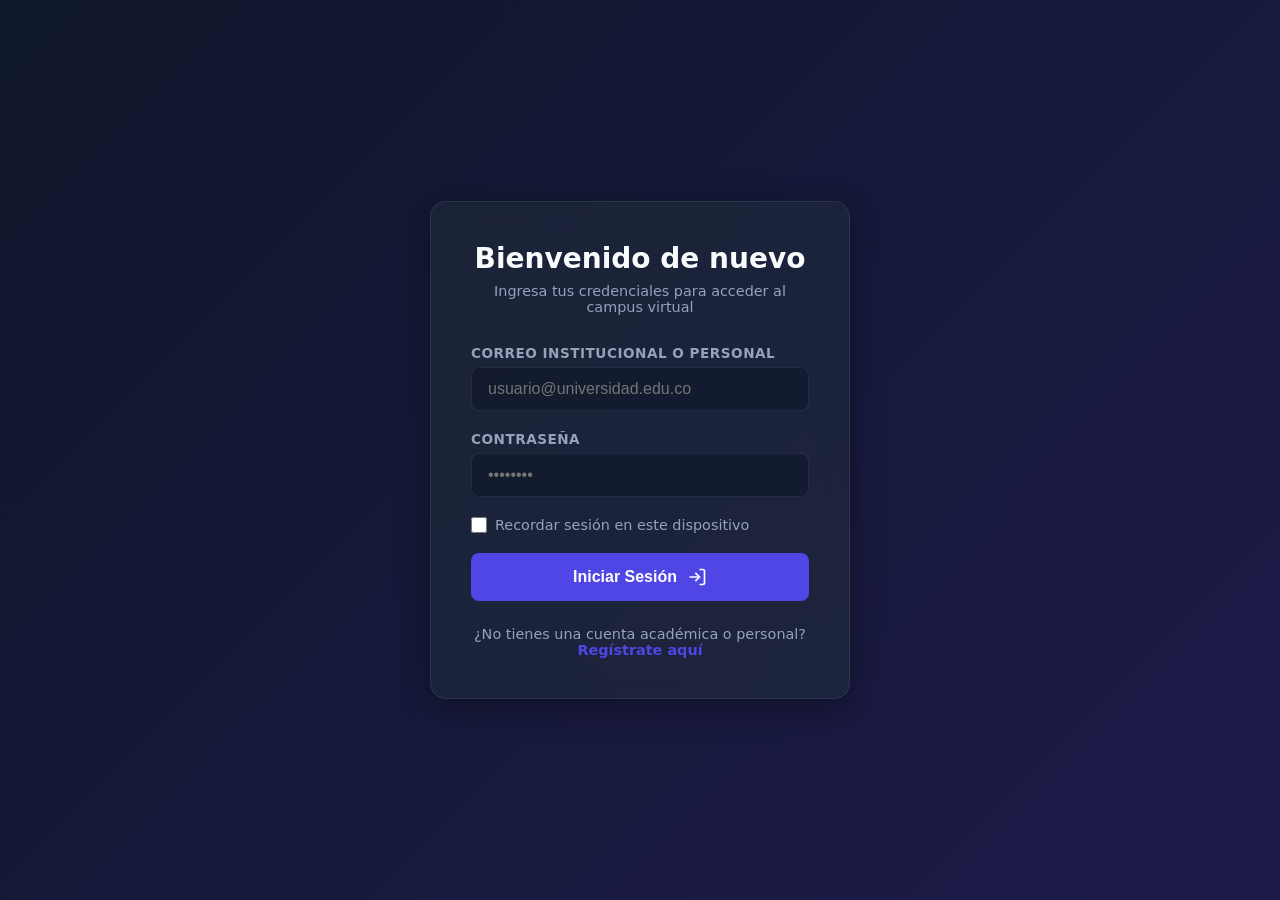
<file: perfil.html>
<!DOCTYPE html>
<html lang="es" data-theme="dark">
<head>
    <meta charset="UTF-8">
    <meta name="viewport" content="width=device-width, initial-scale=1.0">
    <title>Mi Perfil Académico - SIA 2026</title>
    <link rel="stylesheet" href="css/style.css">
    <style>
        body { display: flex; align-items: stretch; justify-content: flex-start; overflow: hidden; height: 100vh; }
        .dashboard-layout { display: flex; width: 100vw; height: 100vh; }
        .sidebar { width: 260px; height: 100%; padding: 24px; display: flex; flex-direction: column; justify-content: space-between; border-radius: 0 var(--border-radius-lg) var(--border-radius-lg) 0; z-index: 100; }
        .main-content { flex: 1; padding: 40px; overflow-y: auto; height: 100%; }
        .profile-container { max-width: 600px; margin-top: 25px; }
    </style>
</head>
<body>
    <div class="preloader" id="global-preloader"><div class="spinner"></div></div>
    <div class="dashboard-layout">
        <aside class="glass-container sidebar">
            <div><h3 style="padding-bottom:20px; border-bottom:1px solid var(--glass-border);">Campus pascual bravo</h3>
                <ul style="list-style:none; margin-top:20px; display:flex; flex-direction:column; gap:8px;">
                    <li><a href="dashboard.html" style="color:var(--text-muted); text-decoration:none; font-weight:600; display:block; padding:10px;">Inicio</a></li>
                    <li><a href="perfil.html" style="color:var(--text-main); font-weight:700; display:block; padding:10px; border-left:4px solid var(--accent-primary);">Mi Perfil</a></li>
                </ul>
            </div>
        </aside>

        <main class="main-content">
            <h2>Configuración del Perfil de Usuario</h2>
            <p style="color: var(--text-muted);">Actualiza tu información de contacto e institucional.</p>

            <div class="glass-container profile-container" style="padding: 30px;">
                <form id="profile-form" onsubmit="return false;">
                    <div class="form-group">
                        <label class="form-label">Nombre Completo</label>
                        <input type="text" id="prof-name" class="form-input" required>
                    </div>
                    <div class="form-group">
                        <label class="form-label">Correo Electrónico Único</label>
                        <input type="email" id="prof-email" class="form-input" required disabled>
                    </div>
                    <div class="form-group">
                        <label class="form-label">Nueva Contraseña de Acceso</label>
                        <input type="password" id="prof-pass" class="form-input" placeholder="Dejar en blanco para conservar la actual">
                    </div>
                    <button class="btn-primary" id="btn-save-profile">Confirmar Cambios en mi Cuenta</button>
                </form>
            </div>
        </main>
    </div>

    <script src="js/storage.js"></script>
    <script src="js/script.js"></script>
    <script>
        document.addEventListener('DOMContentLoaded', () => {
            const sesion = window.db.obtenerSesionActual();
            if(!sesion) { window.location.href = 'login.html'; return; }

            setTimeout(() => {
                document.getElementById('global-preloader').style.opacity = '0';
                document.getElementById('global-preloader').style.visibility = 'hidden';
            }, 200);

            document.getElementById('prof-name').value = sesion.nombre;
            document.getElementById('prof-email').value = sesion.correo;

            document.getElementById('btn-save-profile').addEventListener('click', () => {
                const name = document.getElementById('prof-name').value.trim();
                const pass = document.getElementById('prof-pass').value;

                if(!name) { window.app.mostrarToast('El nombre no puede estar vacío.', 'warning'); return; }

                const updateData = { nombre: name };
                if(pass.trim().length >= 6) updateData.contrasena = pass;

                window.db.actualizarUsuario(sesion.id, updateData);
                window.app.mostrarToast('Perfil modificado con éxito.', 'success');
            });
        });
    </script>
</body>
</html>
</file>
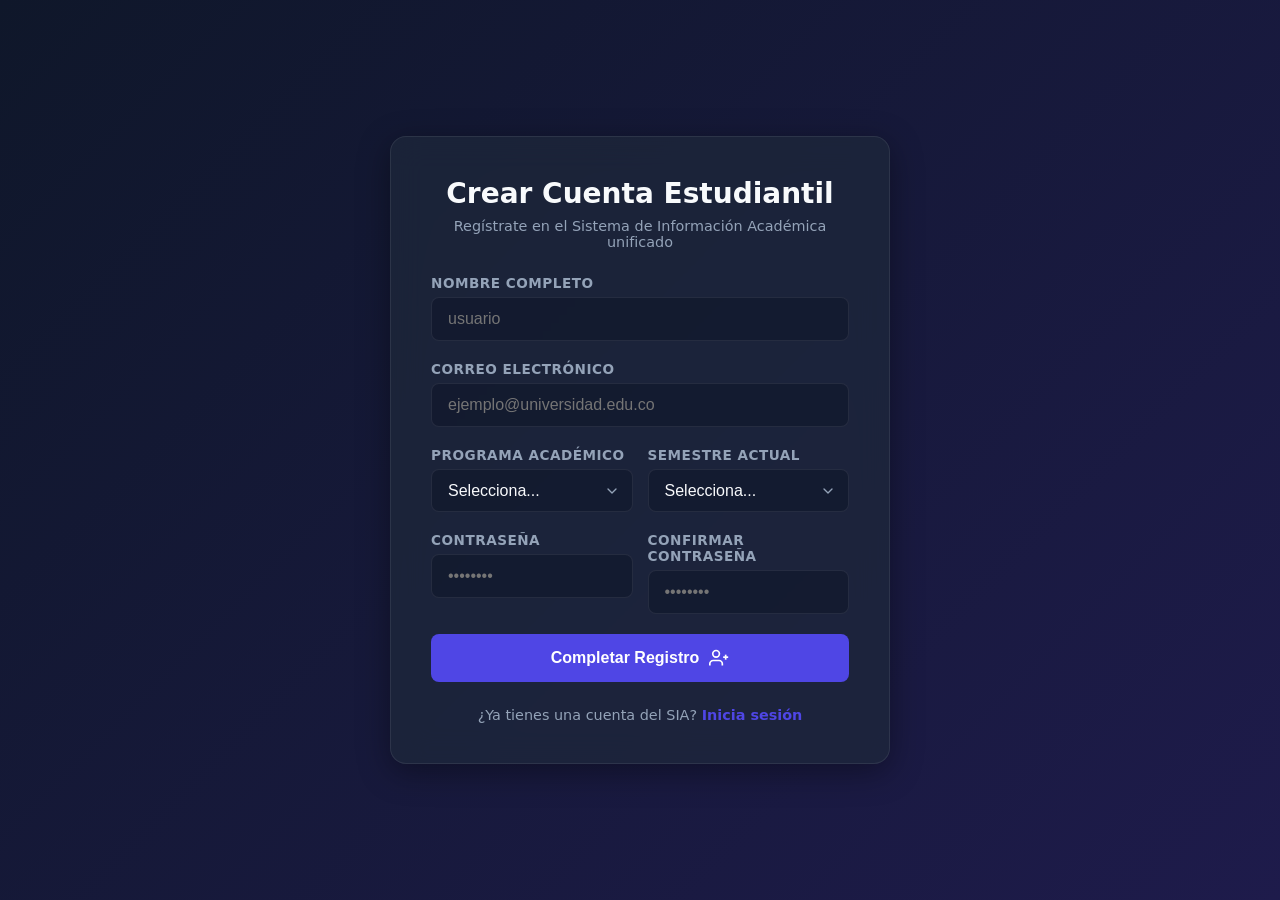
<file: register.html>
<!DOCTYPE html>
<html lang="es" data-theme="dark">
<head>
    <meta charset="UTF-8">
    <meta name="viewport" content="width=device-width, initial-scale=1.0">
    <title>Registro Académico - SIA 2026</title>
    <link rel="stylesheet" href="css/style.css">
    <style>
        .auth-wrapper { width: 100%; max-width: 500px; padding: 40px; margin: 20px 0; }
        .auth-header { text-align: center; margin-bottom: 25px; }
        .auth-title { font-size: 1.75rem; font-weight: 700; margin-bottom: 8px; }
        .auth-subtitle { color: var(--text-muted); font-size: 0.9rem; }
        .auth-footer { text-align: center; margin-top: 25px; font-size: 0.9rem; color: var(--text-muted); }
        .auth-link { color: var(--accent-primary); text-decoration: none; font-weight: 600; transition: var(--transition-fluid); }
        .auth-link:hover { color: var(--accent-hover); text-decoration: underline; }
        .form-row { display: grid; grid-template-columns: 1fr 1fr; gap: 15px; }
        .select-input { appearance: none; cursor: pointer; background-image: url("data:image/svg+xml;utf8,<svg xmlns='http://www.w3.org/2000/svg' width='24' height='24' viewBox='0 0 24 24' fill='none' stroke='%2394a3b8' stroke-width='2' stroke-linecap='round' stroke-linejoin='round'><polyline points='6 9 12 15 18 9'></polyline></svg>"); background-repeat: no-repeat; background-position: right 12px center; background-size: 16px; padding-right: 40px !important; }
        @media (max-width: 600px) { .form-row { grid-template-columns: 1fr; gap: 0; } }
    </style>
</head>
<body>
    <div class="preloader" id="global-preloader"><div class="spinner"></div></div>
    
    <main class="glass-container auth-wrapper">
        <div class="auth-header">
            <h1 class="auth-title">Crear Cuenta Estudiantil</h1>
            <p class="auth-subtitle">Regístrate en el Sistema de Información Académica unificado</p>
        </div>
        
        <form id="register-form" onsubmit="return false;">
            <div class="form-group">
                <label class="form-label" for="reg-name">Nombre Completo</label>
                <input class="form-input" type="text" id="reg-name" required placeholder="usuario">
            </div>
            
            <div class="form-group">
                <label class="form-label" for="reg-email">Correo Electrónico</label>
                <input class="form-input" type="email" id="reg-email" required placeholder="ejemplo@universidad.edu.co">
            </div>
            
            <div class="form-row">
                <div class="form-group">
                    <label class="form-label" for="reg-programa">Programa Académico</label>
                    <select class="form-input select-input" id="reg-programa" required>
                        <option value="" disabled selected>Selecciona...</option>
                        <option value="Ingeniería Mecánica">Ingeniería Mecánica</option>
                        <option value="Ingeniería de Sistemas">Ingeniería de Sistemas</option>
                        <option value="Tecnología en Electrónica">Tecnología en Electrónica</option>
                        <option value="Diseño Industrial">Tecnologia en mecanica automotriz</option>
                        <option value="Diseño Industrial">Ingenieria Industrial</option>
                        <option value="Diseño Industrial">Ingenieria administrativa</option>
                        <option value="Diseño Industrial">Ingenieria electrica</option>
                        <option value="Diseño Industrial">Ingenieria de materiales</option>
                    </select>
                </div>
                <div class="form-group">
                    <label class="form-label" for="reg-semestre">Semestre Actual</label>
                    <select class="form-input select-input" id="reg-semestre" required>
                        <option value="" disabled selected>Selecciona...</option>
                        <option value="1">Primer Semestre (1°)</option>
                        <option value="2">Segundo Semestre (2°)</option>
                        <option value="3">Tercer Semestre (3°)</option>
                        <option value="4">Cuarto Semestre (4°)</option>
                        <option value="5">Quinto Semestre (5°)</option>
                        <option value="6">Sexto Semestre (6°)</option>
                        <option value="7">Séptimo Semestre (7°)</option>
                        <option value="8">Octavo Semestre (8°)</option>
                        <option value="9">Noveno Semestre (9°)</option>
                        <option value="10">Décimo Semestre (10°)</option>
                    </select>
                </div>
            </div>
            
            <div class="form-row">
                <div class="form-group">
                    <label class="form-label" for="reg-password">Contraseña</label>
                    <input class="form-input" type="password" id="reg-password" required minlength="6" placeholder="••••••••">
                </div>
                <div class="form-group">
                    <label class="form-label" for="reg-confirm">Confirmar Contraseña</label>
                    <input class="form-input" type="password" id="reg-confirm" required minlength="6" placeholder="••••••••">
                </div>
            </div>
            
            <button type="submit" class="btn-primary" id="btn-submit-register">
                <span>Completar Registro</span>
                <svg width="20" height="20" viewBox="0 0 24 24" fill="none" stroke="currentColor" stroke-width="2"><path d="M16 21v-2a4 4 0 0 0-4-4H5a4 4 0 0 0-4 4v2"/><circle cx="8.5" cy="7" r="4"/><line x1="20" y1="8" x2="20" y2="14"/><line x1="17" y1="11" x2="23" y2="11"/></svg>
            </button>
        </form>
        
        <div class="auth-footer">
            ¿Ya tienes una cuenta del SIA? <a href="login.html" class="auth-link">Inicia sesión</a>
        </div>
    </main>

    <div class="toast-container" id="global-toast-container"></div>
    <script src="js/storage.js"></script>
    <script src="js/script.js"></script>
    <script src="js/login.js"></script>
</body>
</html>
</file>
<file: css/style.css>
/**
 * ARCHIVO: css/style.css
 * DESCRIPCIÓN: Framework UI del ecosistema universitario 2026 (Versión Responsive Premium).
 * Integra Glassmorphism, Neomorphism adaptativo y Media Queries optimizados para Android y PC.
 * AUTOR: Senior Full Stack Developer
 */

/* ==========================================================================
   1. VARIABLES DE ENTORNO Y CONFIGURACIÓN DE TEMAS (DARK/LIGHT)
   ========================================================================== */
:root {
    --font-primary: 'Segoe UI', system-ui, -apple-system, sans-serif;
    --transition-fluid: all 0.3s cubic-bezier(0.4, 0, 0.2, 1);
    --border-radius-lg: 16px;
    --border-radius-md: 12px;
    --border-radius-sm: 8px;
    --shadow-premium: 0 8px 32px 0 rgba(0, 0, 0, 0.37);
    
    /* Configuración por defecto: Dark Mode Glassmorphism */
    --bg-gradient: linear-gradient(135deg, #0f172a 0%, #1e1b4b 100%);
    --glass-bg: rgba(30, 41, 59, 0.7);
    --glass-border: rgba(255, 255, 255, 0.08);
    --text-main: #f8fafc;
    --text-muted: #94a3b8;
    --accent-primary: #4f46e5;
    --accent-hover: #6366f1;
    --success: #10b981;
    --danger: #ef4444;
    --warning: #f59e0b;
    --input-bg: rgba(15, 23, 42, 0.6);
}

[data-theme="light"] {
    --bg-gradient: linear-gradient(135deg, #f1f5f9 0%, #e2e8f0 100%);
    --glass-bg: rgba(255, 255, 255, 0.75);
    --glass-border: rgba(0, 0, 0, 0.06);
    --text-main: #0f172a;
    --text-muted: #64748b;
    --accent-primary: #4f46e5;
    --accent-hover: #3730a3;
    --success: #059669;
    --danger: #dc2626;
    --warning: #d97706;
    --input-bg: rgba(255, 255, 255, 0.9);
    --shadow-premium: 0 8px 32px 0 rgba(31, 38, 135, 0.08);
}

/* ==========================================================================
   2. REINICIO DE ESTILOS Y ARQUITECTURA BASE
   ========================================================================== */
* {
    margin: 0;
    padding: 0;
    box-sizing: border-box;
    -webkit-font-smoothing: antialiased;
    -moz-osx-font-smoothing: grayscale;
}

body {
    font-family: var(--font-primary);
    background: var(--bg-gradient);
    color: var(--text-main);
    min-height: 100vh;
    display: flex;
    justify-content: center;
    align-items: center;
    overflow-x: hidden;
    transition: var(--transition-fluid);
}

/* Scrollbar Personalizado */
::-webkit-scrollbar {
    width: 6px;
    height: 6px;
}
::-webkit-scrollbar-track {
    background: transparent;
}
::-webkit-scrollbar-thumb {
    background: var(--text-muted);
    border-radius: 10px;
}
::-webkit-scrollbar-thumb:hover {
    background: var(--accent-primary);
}

/* ==========================================================================
   3. COMPONENTES DE DISEÑO NATIVOS (GLASSMORPHISM)
   ========================================================================== */
.glass-container {
    background: var(--glass-bg);
    backdrop-filter: blur(16px);
    -webkit-backdrop-filter: blur(16px);
    border: 1px solid var(--glass-border);
    border-radius: var(--border-radius-lg);
    box-shadow: var(--shadow-premium);
    transition: var(--transition-fluid);
}

.interactive-card {
    background: var(--glass-bg);
    border: 1px solid var(--glass-border);
    border-radius: var(--border-radius-md);
    padding: 20px;
    transition: var(--transition-fluid);
}
.interactive-card:hover {
    transform: translateY(-4px);
    border-color: var(--accent-primary);
    box-shadow: 0 12px 24px rgba(0,0,0,0.2);
}

/* Form Estructuras */
.form-group {
    position: relative;
    margin-bottom: 20px;
    width: 100%;
}

.form-label {
    display: block;
    font-size: 0.85rem;
    color: var(--text-muted);
    margin-bottom: 6px;
    font-weight: 600;
    text-transform: uppercase;
    letter-spacing: 0.5px;
}

.form-input {
    width: 100%;
    padding: 12px 16px;
    background: var(--input-bg);
    border: 1px solid var(--glass-border);
    border-radius: var(--border-radius-sm);
    color: var(--text-main);
    font-size: 1rem;
    outline: none;
    transition: var(--transition-fluid);
}
.form-input:focus {
    border-color: var(--accent-primary);
    box-shadow: 0 0 0 3px rgba(79, 70, 229, 0.25);
}

/* Botones Premium */
.btn-primary {
    width: 100%;
    padding: 14px;
    background: var(--accent-primary);
    color: #ffffff;
    border: none;
    border-radius: var(--border-radius-sm);
    font-size: 1rem;
    font-weight: 600;
    cursor: pointer;
    transition: var(--transition-fluid);
    display: flex;
    justify-content: center;
    align-items: center;
    gap: 10px;
}
.btn-primary:hover {
    background: var(--accent-hover);
    transform: translateY(-2px);
}

/* Loader global */
.preloader {
    position: fixed;
    top: 0;
    left: 0;
    width: 100vw;
    height: 100vh;
    background: var(--bg-gradient);
    z-index: 9999;
    display: flex;
    justify-content: center;
    align-items: center;
    transition: opacity 0.5s ease, visibility 0.5s;
}
.spinner {
    width: 50px;
    height: 50px;
    border: 4px solid var(--glass-border);
    border-top-color: var(--accent-primary);
    border-radius: 50%;
    animation: spin 1s infinite linear;
}

/* Notificaciones Toast */
.toast-container {
    position: fixed;
    bottom: 24px;
    right: 24px;
    z-index: 10000;
    display: flex;
    flex-direction: column;
    gap: 10px;
}
.toast {
    background: var(--glass-bg);
    border-left: 4px solid var(--accent-primary);
    padding: 16px 24px;
    border-radius: var(--border-radius-sm);
    box-shadow: var(--shadow-premium);
    backdrop-filter: blur(10px);
    color: var(--text-main);
    display: flex;
    align-items: center;
    gap: 12px;
    transform: translateX(120%);
    animation: slideIn 0.3s forwards cubic-bezier(0.175, 0.885, 0.32, 1.275);
}

/* Layouts de Bienvenida (Index) */
.welcome-wrapper {
    width: 95%;
    max-width: 500px;
    padding: 40px;
    text-align: center;
}
.welcome-logo { width: 80px; height: 80px; margin-bottom: 20px; }
.welcome-title { font-size: 2rem; font-weight: 700; margin-bottom: 10px; }
.welcome-tagline { color: var(--text-muted); margin-bottom: 30px; font-size: 1rem; }
.welcome-actions { display: flex; flex-direction: column; gap: 15px; }
.btn-secondary { width: 100%; padding: 14px; background: transparent; color: var(--text-main); border: 1px solid var(--glass-border); border-radius: var(--border-radius-sm); font-size: 1rem; font-weight: 600; cursor: pointer; transition: var(--transition-fluid); }
.btn-secondary:hover { background: var(--glass-border); }

@keyframes spin { to { transform: rotate(360deg); } }
@keyframes slideIn { to { transform: translateX(0); } }

/* ==========================================================================
   4. INGENIERÍA RESPONSIVE: CRÍTICA PARA ANDROID / CELULARES
   ========================================================================== */
@media (max-width: 768px) {
    /* Ajustes generales de cuerpo */
    body {
        align-items: flex-start;
    }
    
    /* El Layout pasa de fila (PC) a columna (Celular) */
    .dashboard-layout {
        flex-direction: column;
        overflow-y: auto;
        height: auto;
    }

    /* Convertir el Sidebar en un menú superior colapsado o barra compacta */
    .sidebar {
        width: 100% !important;
        height: auto !important;
        border-radius: 0 0 var(--border-radius-lg) var(--border-radius-lg) !important;
        padding: 16px !important;
    }
    
    .sidebar-menu {
        flex-direction: row !important;
        overflow-x: auto; /* Desplazamiento horizontal de botones en Android */
        padding-bottom: 5px;
        margin-top: 15px !important;
        gap: 12px !important;
    }
    
    .sidebar-menu::-webkit-scrollbar {
        height: 2px;
    }

    .menu-item a {
        padding: 8px 12px !important;
        white-space: nowrap; /* Evita que el texto se rompa en dos líneas */
        font-size: 0.85rem;
    }
    
    .sidebar-brand {
        font-size: 1.1rem;
        padding-bottom: 10px !important;
    }
    
    .sidebar-footer {
        display: none; /* Ocultar el botón de cerrar sesión gigante abajo */
    }

    /* Ajustar el espacio de trabajo principal */
    .main-content {
        padding: 20px !important;
        width: 100%;
        overflow-y: visible !important;
    }
    
    .main-header {
        flex-direction: column-reverse;
        align-items: flex-start;
        gap: 15px;
    }
    
    .profile-badge {
        width: 100%;
        justify-content: space-between;
        background: rgba(255,255,255,0.03);
        padding: 10px;
        border-radius: var(--border-radius-sm);
    }

    /* Forzar rejillas a una sola columna en Android */
    .stats-grid, .dashboard-details, .calculator-grid, .semester-grid, .schedule-interface {
        grid-template-columns: 1fr !important;
        gap: 15px !important;
    }

    .welcome-wrapper {
        padding: 24px;
        margin: 10px;
    }
    
    .welcome-title {
        font-size: 1.6rem;
    }
}
</file>
